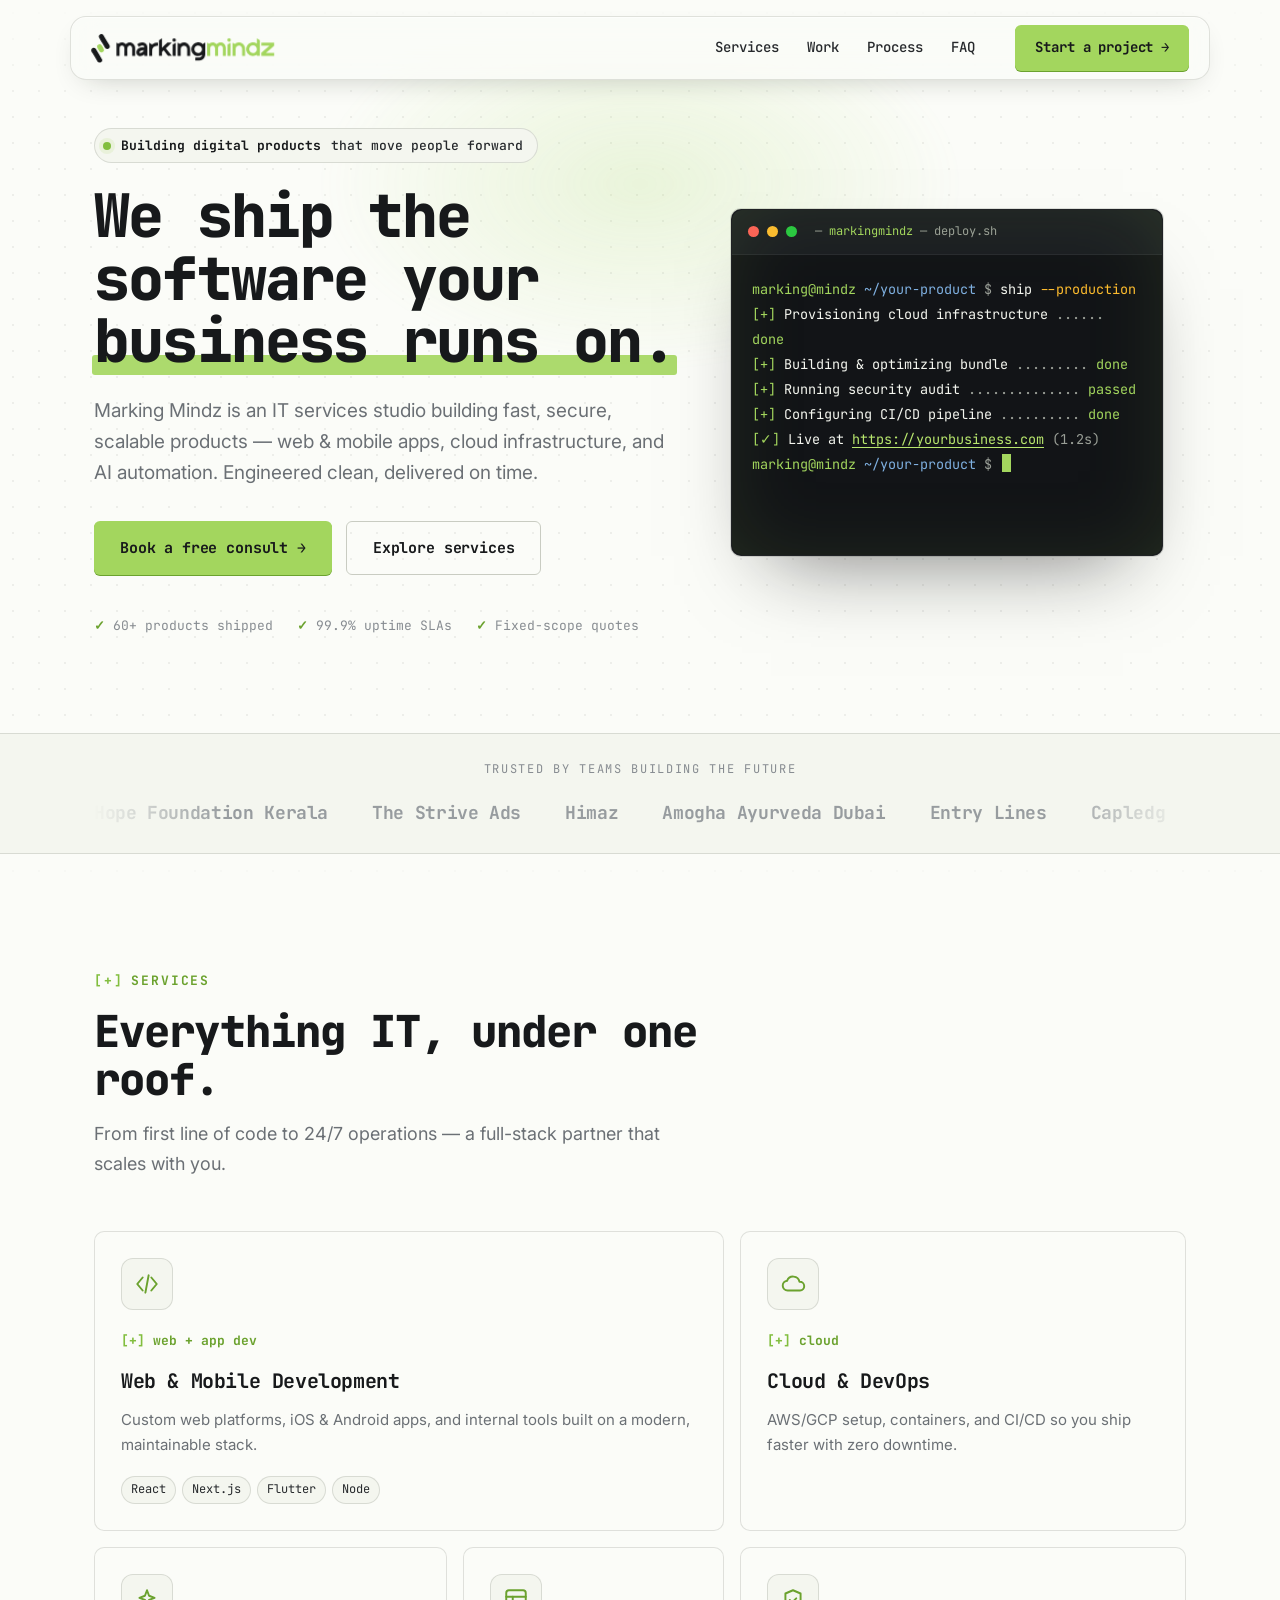
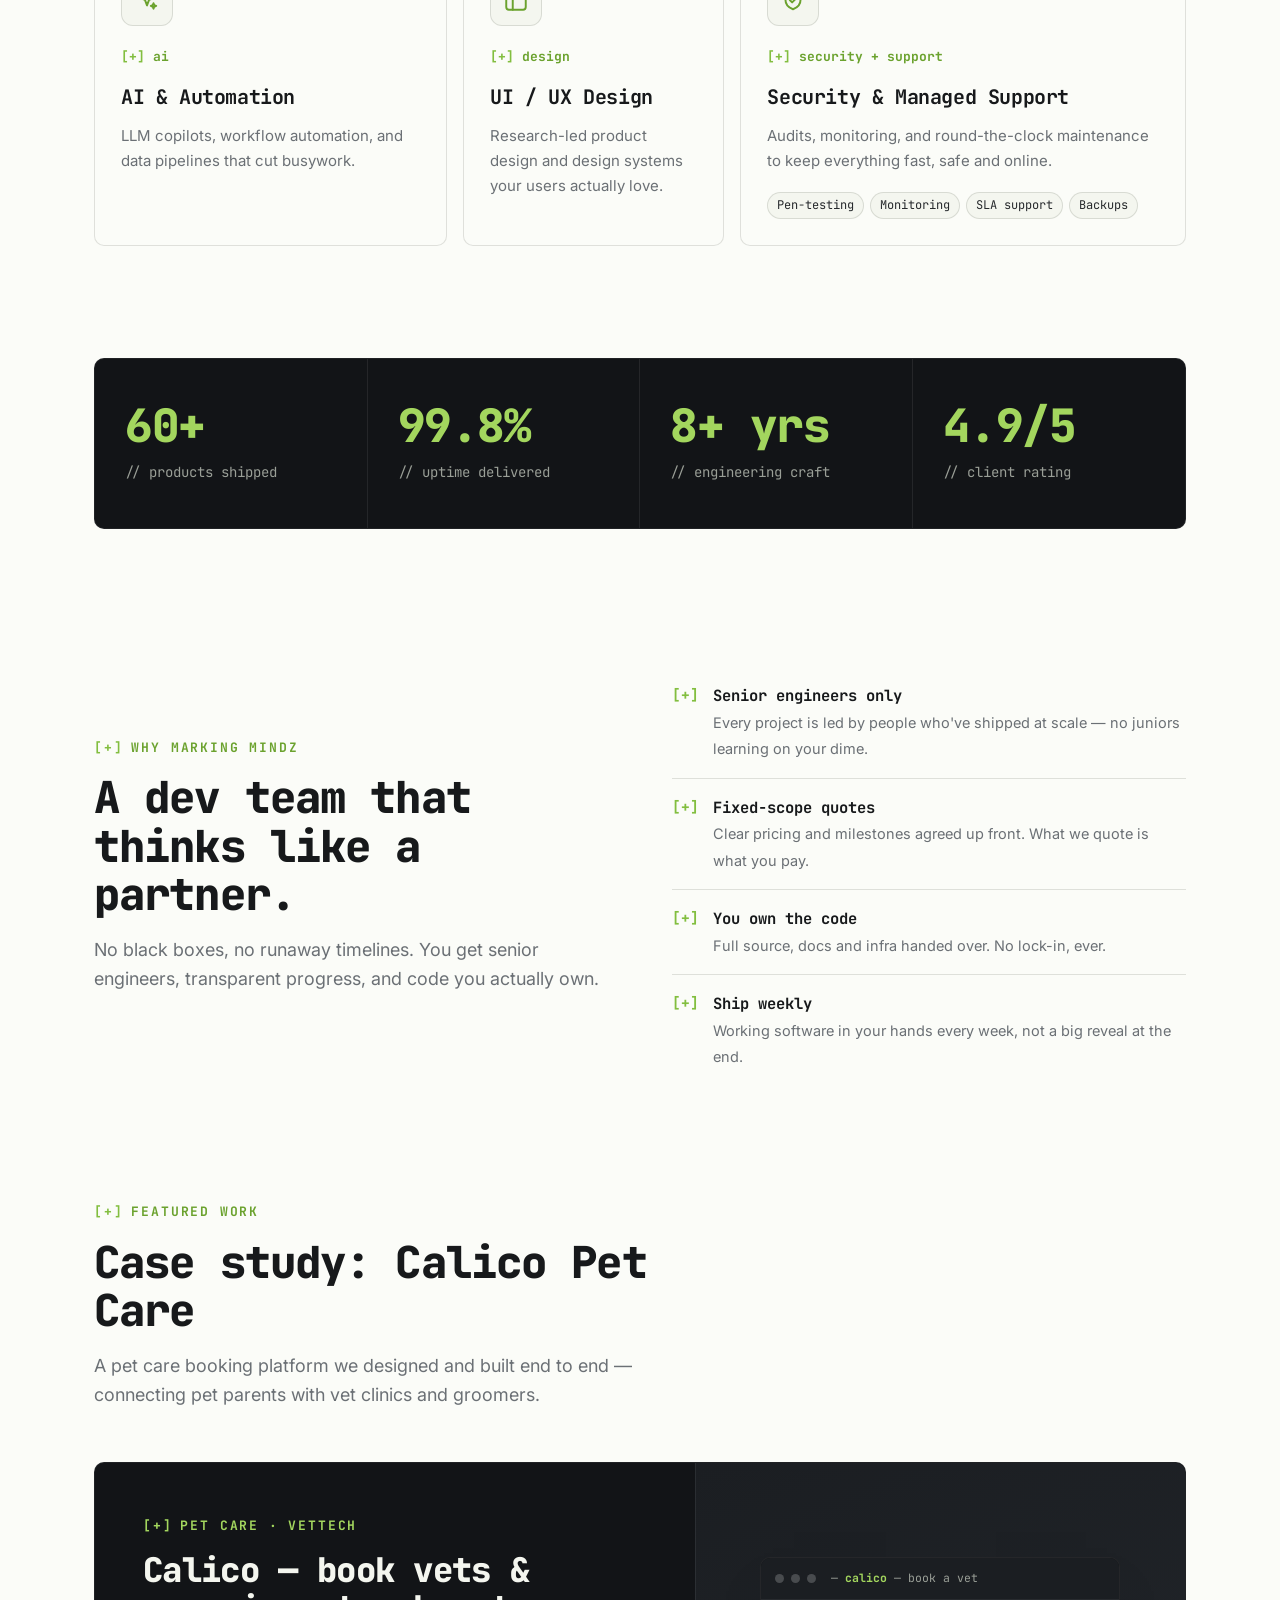
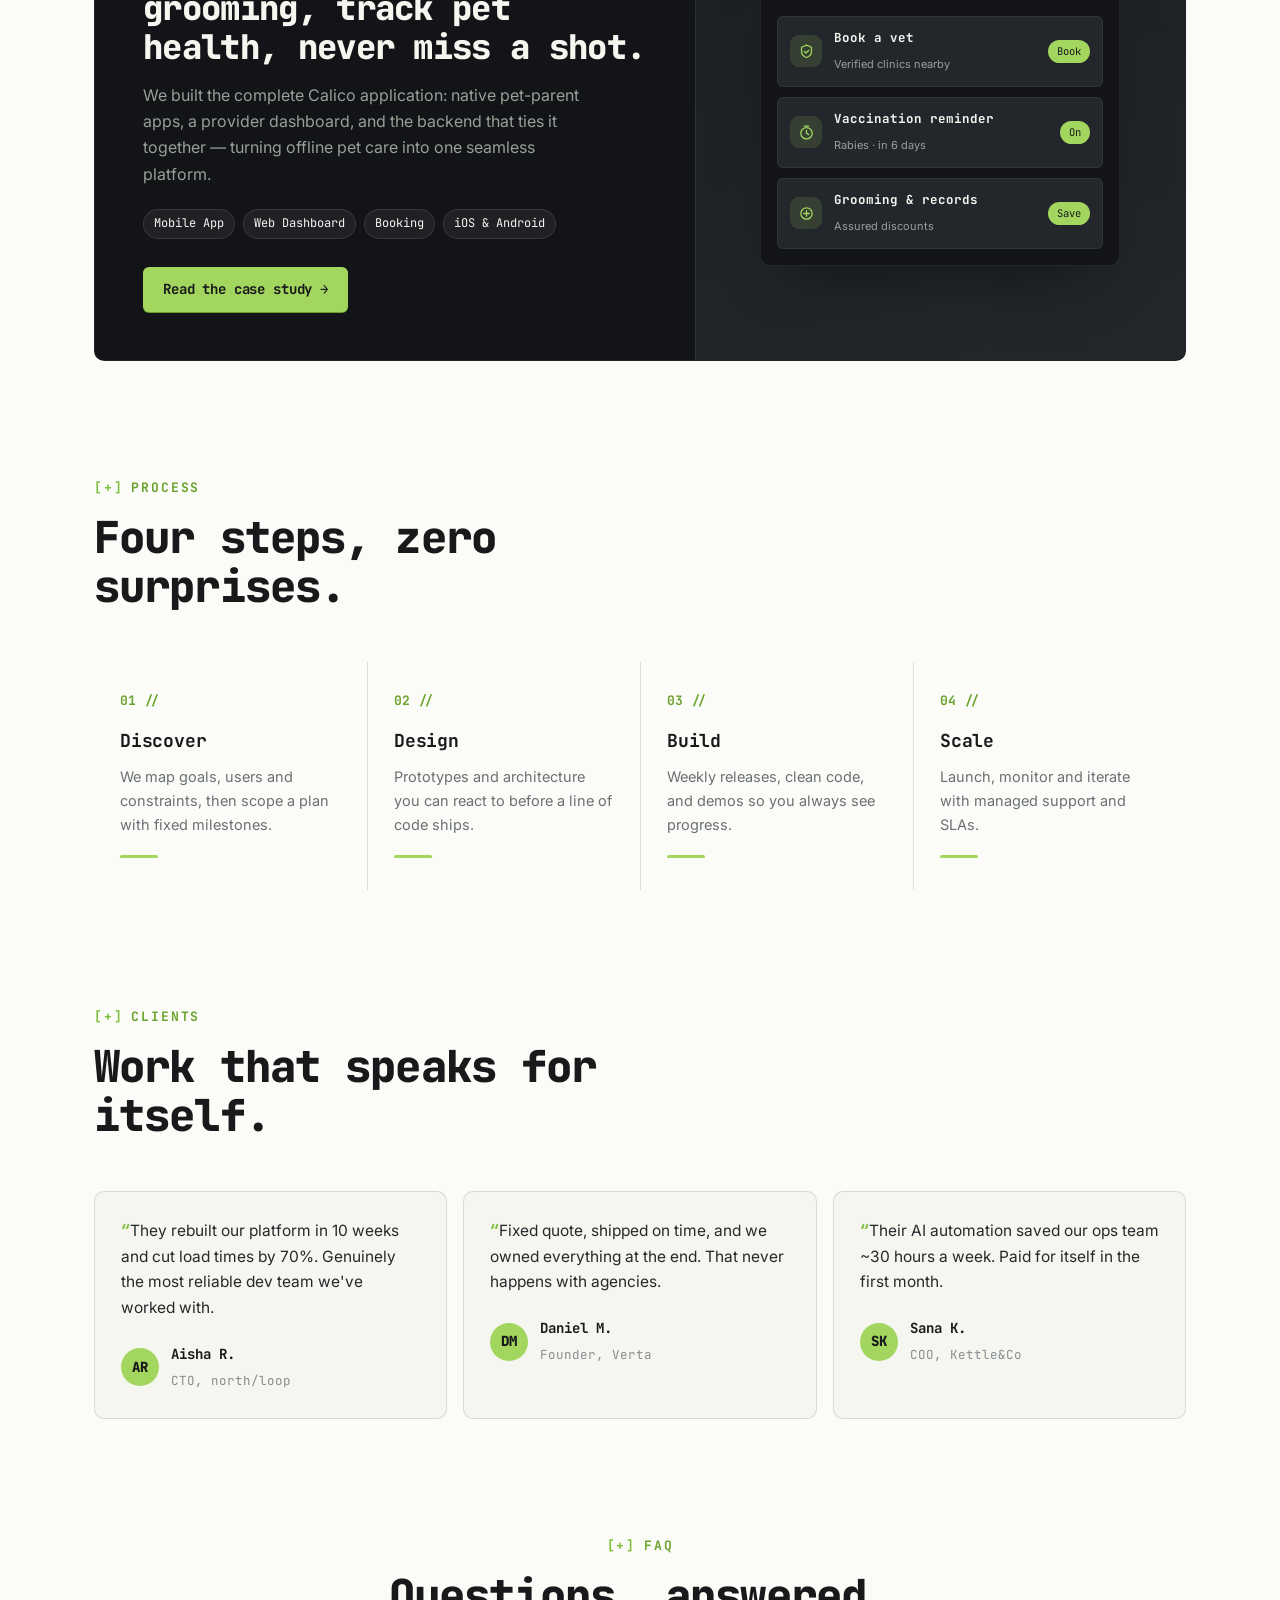
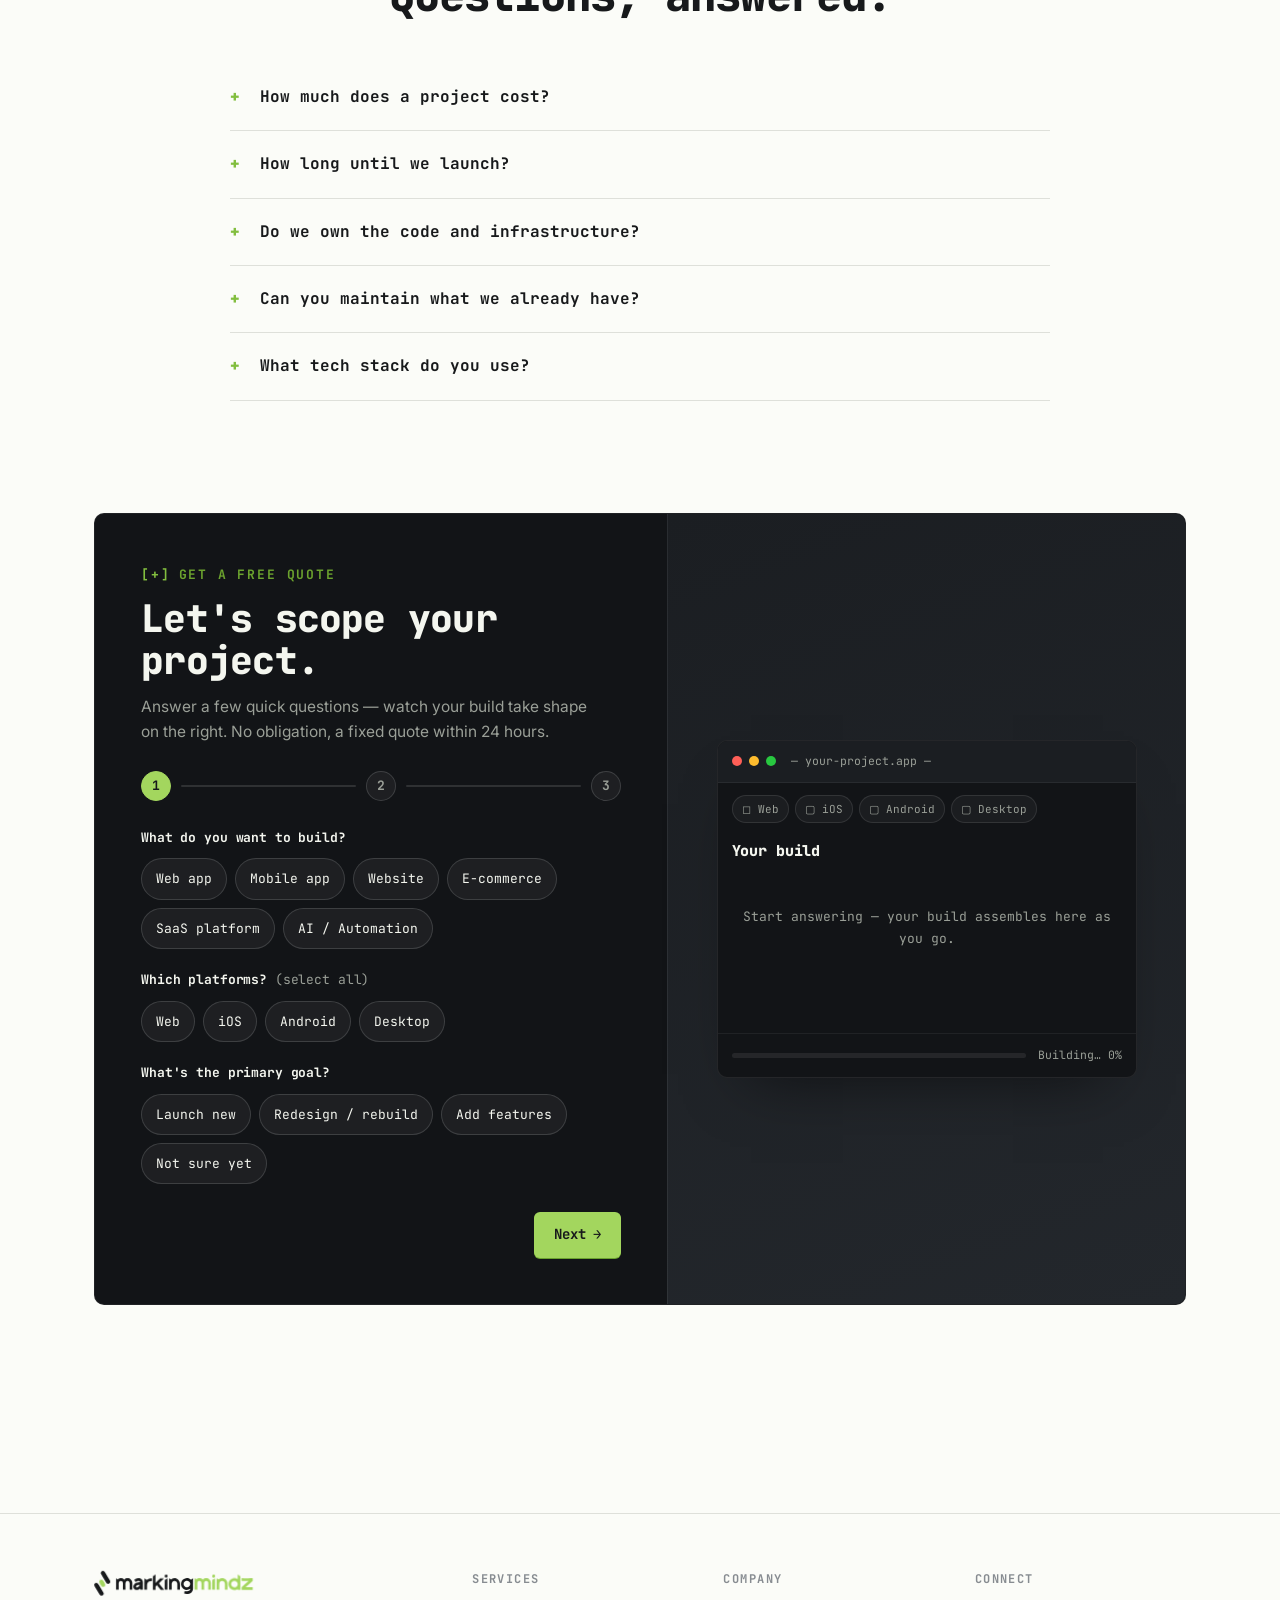
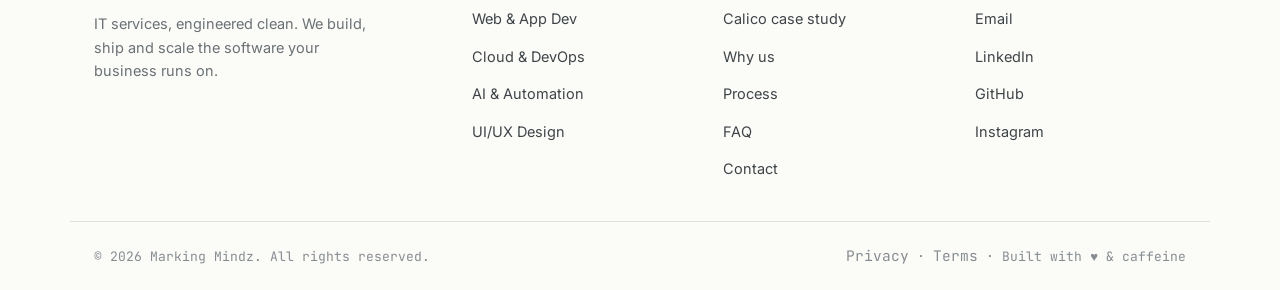
<file: index.html>
<!DOCTYPE html>
<html lang="en">
<head>
<meta charset="UTF-8" />
<meta name="viewport" content="width=device-width, initial-scale=1.0" />

<!-- Primary Meta Tags -->
<title>Marking Mindz | Web & App Development, Cloud, AI Automation</title>
<meta name="title" content="Marking Mindz | Web & App Development, Cloud, AI Automation" />
<meta name="description" content="Marking Mindz builds, ships and scales software. Web & app development, cloud & DevOps, AI automation, and security for teams that move fast." />
<meta name="keywords" content="web development, mobile app development, IT services, cloud devops, AI automation, software agency, Marking Mindz, custom software, UI UX design" />
<meta name="author" content="Marking Mindz" />
<link rel="canonical" href="https://markingmindz.com/" />
<meta name="robots" content="index, follow" />

<!-- Open Graph / Facebook -->
<meta property="og:type" content="website" />
<meta property="og:url" content="https://markingmindz.com/" />
<meta property="og:title" content="Marking Mindz | Web & App Development, Cloud, AI Automation" />
<meta property="og:description" content="Marking Mindz builds, ships and scales software. Web & app development, cloud & DevOps, AI automation, and security for teams that move fast." />
<meta property="og:image" content="https://markingmindz.com/assets/og-image.png" />
<meta property="og:site_name" content="Marking Mindz" />

<!-- Twitter -->
<meta property="twitter:card" content="summary_large_image" />
<meta property="twitter:url" content="https://markingmindz.com/" />
<meta property="twitter:title" content="Marking Mindz | Web & App Development, Cloud, AI Automation" />
<meta property="twitter:description" content="Marking Mindz builds, ships and scales software. Web & app development, cloud & DevOps, AI automation, and security for teams that move fast." />
<meta property="twitter:image" content="https://markingmindz.com/assets/og-image.png" />

<link rel="preconnect" href="https://fonts.googleapis.com" />
<link rel="preconnect" href="https://fonts.gstatic.com" crossorigin />
<link href="https://fonts.googleapis.com/css2?family=JetBrains+Mono:ital,wght@0,400;0,500;0,700;0,800&family=Inter:wght@400;500;600;700&display=swap" rel="stylesheet" />

<link rel="stylesheet" href="css/styles.css" />
<script src="js/main.js" defer></script>

<!-- Structured Data: Organization -->
<script type="application/ld+json">
{
  "@context": "https://schema.org",
  "@type": "ProfessionalService",
  "name": "Marking Mindz",
  "url": "https://markingmindz.com/",
  "logo": "https://markingmindz.com/assets/logo.png",
  "image": "https://markingmindz.com/assets/og-image.png",
  "description": "IT services studio building fast, secure, scalable products — web & mobile apps, cloud infrastructure, and AI automation.",
  "sameAs": [
    "https://www.instagram.com/markingmindz/"
  ]
}
</script>

<!-- Structured Data: FAQ -->
<script type="application/ld+json">
{
  "@context": "https://schema.org",
  "@type": "FAQPage",
  "mainEntity": [
    {
      "@type": "Question",
      "name": "How much does a project cost?",
      "acceptedAnswer": {
        "@type": "Answer",
        "text": "Every engagement is fixed-scope. After a free discovery call we send a detailed quote with milestones — most projects range from small builds to full platforms, and you approve the number before we start."
      }
    },
    {
      "@type": "Question",
      "name": "How long until we launch?",
      "acceptedAnswer": {
        "@type": "Answer",
        "text": "Typical MVPs ship in 6–10 weeks with working software delivered every week. Larger platforms are broken into phased releases so you see value early."
      }
    },
    {
      "@type": "Question",
      "name": "Do we own the code and infrastructure?",
      "acceptedAnswer": {
        "@type": "Answer",
        "text": "Always. You get the full source, documentation and cloud accounts. There's no vendor lock-in — you can take everything in-house any time."
      }
    },
    {
      "@type": "Question",
      "name": "Can you maintain what we already have?",
      "acceptedAnswer": {
        "@type": "Answer",
        "text": "Yes. We take over existing codebases, audit them, and offer ongoing managed support with monitoring, backups and SLA-backed response times."
      }
    },
    {
      "@type": "Question",
      "name": "What tech stack do you use?",
      "acceptedAnswer": {
        "@type": "Answer",
        "text": "We're stack-agnostic but favor modern, well-supported tools — React/Next.js, Node, Flutter, Python, and AWS/GCP — chosen to fit your team and long-term maintainability."
      }
    }
  ]
}
</script>
</head>
<body>

<div class="progress" id="progress" aria-hidden="true"></div>

<!-- ============ LOGO SYMBOL (defined once, reused everywhere) ============ -->
<svg width="0" height="0" aria-hidden="true" style="position:absolute" focusable="false">
  <symbol id="mm-logo" viewBox="0 0 937 153">
    <path class="p-ink" d="M541.928 48.127C551.897 46.1088 562.218 50.586 569.818 56.7114C573.952 53.9949 578.15 51.3752 582.407 48.8541C582.874 67.8229 582.211 87.4964 582.531 106.559C582.691 116.269 580.199 124.595 573.198 131.719C562.41 142.69 546.186 140.529 531.621 140.423L531.557 127.367L531.845 125.744C537.479 121.474 561.555 134.003 567.148 110.918C553.205 119.025 538.503 120.674 525.059 110.208C517.82 104.572 513.11 96.3051 511.958 87.2123C510.81 77.6784 513.238 68.3294 519.219 60.7653C524.803 53.7026 532.979 49.1546 541.928 48.127ZM550.772 101.59C561.208 99.2199 567.77 88.878 565.456 78.442C563.142 68.0065 552.825 61.3946 542.363 63.6435C531.818 65.9102 525.127 76.3183 527.46 86.8406C529.792 97.3629 540.25 103.981 550.772 101.59Z"/>
    <path class="p-accent" d="M845.925 27.16C849.226 28.8441 858.18 34.7324 861.12 36.9535L861.162 116.358C856.264 116.219 851.211 116.581 846.373 116.223C845.609 115.117 845.847 113.073 845.874 111.656C834.063 118.834 822.763 119.37 810.293 113.593C809.607 113.212 808.93 112.821 808.253 112.419C800.402 107.687 794.736 100.05 792.491 91.1679C790.209 82.0427 791.686 72.3841 796.588 64.355C801.229 56.5607 808.811 50.9582 817.632 48.8079C828.008 46.2942 836.957 48.2329 845.884 53.6619L845.925 27.16ZM827.921 101.938C838.53 101.11 846.496 91.9069 845.778 81.3038C845.061 70.7006 835.933 62.6496 825.31 63.2511C818.337 63.6462 812.113 67.7525 809.012 74.0045C805.912 80.2561 806.415 87.6891 810.329 93.4684C814.239 99.2477 820.961 102.482 827.921 101.938Z"/>
    <path class="p-accent" d="M617.084 48.5093C617.797 48.4522 618.51 48.4161 619.224 48.4001C627.524 48.2243 634.255 51.1742 640.172 56.8412C651.449 46.4084 668.2 45.0603 679.495 56.1734C683.157 59.8222 685.727 64.4208 686.912 69.4502C688.183 74.7326 687.799 84.4766 687.781 90.2618C687.721 98.9733 687.73 107.685 687.808 116.397C682.709 116.206 677.432 116.311 672.32 116.348C672.141 106.724 672.471 96.8637 672.356 87.2343C672.32 84.1021 672.599 76.411 672.018 73.6858C671.51 71.299 670.312 69.1136 668.57 67.4004C663.764 62.5972 656.557 62.5474 651.655 67.4626C645.815 73.3145 648.449 83.9313 647.951 91.4301C647.818 93.4009 647.978 95.9553 647.987 97.9657C647.987 104.115 648.019 110.265 648.088 116.414C642.902 116.194 637.611 116.307 632.417 116.358L632.49 88.5702C632.508 80.0588 634.694 61.5102 617.518 64.2528C613.11 64.957 609.241 69.0871 608.555 73.5478C607.769 78.6503 608.039 84.6036 608.057 90.0627L608.171 116.419C602.981 116.208 597.663 116.307 592.459 116.346C592.235 94.0891 592.308 70.9272 592.514 48.6627C595.024 50.0014 599.807 53.2911 602.377 54.944C606.822 51.1496 611.477 49.6054 617.084 48.5093Z"/>
    <path class="p-ink" d="M177.705 56.8914C188.711 46.044 206.119 45.3522 217.139 56.4977C220.566 59.9775 223.014 64.2966 224.238 69.0214C225.654 74.5125 225.251 84.4218 225.233 90.3811L225.137 116.353C220.128 116.395 215.042 116.331 210.026 116.314C209.981 104.119 209.999 91.9243 210.082 79.73C210.073 70.4769 205.585 62.5246 194.914 63.9577C182.275 65.6554 185.149 88.1235 185.22 97.9658L185.212 116.352L170.067 116.32C170.026 106.985 170.04 97.6502 170.106 88.3153C170.123 81.7226 171.431 72.4116 166.365 67.522C158.405 59.8382 146.537 64.8474 145.577 75.6912C145.125 80.7951 145.361 86.0569 145.387 91.1972L145.434 116.363L129.966 116.315L130.007 48.8002L139.826 54.9586C145.351 50.9596 147.715 49.8868 154.553 48.5317C154.858 48.5015 155.164 48.4787 155.47 48.4636C164.586 48.0101 171.037 50.8952 177.705 56.8914Z"/>
    <path class="p-ink" d="M259.501 48.5932C266.892 47.8433 275.362 50.5735 280.629 55.8723C283.663 58.9214 285.81 62.7368 286.841 66.9103C288.083 71.9606 287.68 82.308 287.662 87.937L287.565 116.363L272.485 116.327L272.432 109.414C272.015 109.755 271.59 110.085 271.155 110.403C259.488 118.985 243.453 121.867 233.883 108.8C231.072 102.807 230.444 98.3438 232.399 91.7282C236.333 78.4172 249.766 73.8487 262.324 72.7982C264.81 72.5904 270.198 72.9143 271.983 71.9784L272.202 71.0613C268.246 58.4464 252.417 65.367 245.111 70.3365L236.091 57.7042C243.43 52.5995 250.544 49.5094 259.501 48.5932ZM254.629 101.867C261.89 99.898 266.343 94.041 269.935 87.8292C268.237 87.9274 264.728 88.0361 263.188 88.3015C257.43 88.956 252.02 89.6986 248.144 94.5489C243.747 100.052 247.883 102.897 253.676 102.028C253.994 101.98 254.312 101.926 254.629 101.867Z"/>
    <path class="p-accent" d="M868.949 48.7119C877.208 49.0357 886.77 48.8224 895.106 48.8243C908.07 48.8827 921.034 48.8453 933.999 48.7124C933.87 53.9906 933.875 59.2712 934.012 64.5495C919.992 76.9918 905.889 89.3387 891.704 101.59L934.154 101.534C933.692 106.081 933.916 111.762 934.099 116.305L933.87 116.574C931.415 117.484 876.746 116.878 868.972 116.89L868.958 100.452C881.785 88.4517 896.821 75.8715 910.21 64.3545H868.972L868.949 48.7119Z"/>
    <path class="p-ink" d="M361.688 27.4957C362.271 28.3759 362.041 71.4975 362.041 75.6418C369.324 67.7698 381.659 56.2542 389.664 48.8238C396.946 48.7695 404.328 48.8558 411.619 48.886C402.373 58.2299 391.232 69.0285 381.595 77.9153L406.863 109.364L412.28 116.195C406.636 116.543 398.601 116.356 392.766 116.38C385.848 108.46 377.206 97.1152 370.456 88.7349C367.599 91.5962 365.076 94.1201 362.02 96.769L361.953 116.358L346.848 116.322L346.869 36.8524C350.214 34.375 358.081 29.556 361.688 27.4957Z"/>
    <path class="p-ink" d="M470.706 48.5508C471.661 48.4585 472.617 48.4156 473.577 48.422C481.841 48.4334 490.621 51.619 496.382 57.5947C507.193 68.8016 505.867 79.7815 505.83 93.7511L505.748 116.364L490.342 116.314C490.186 104.503 490.653 92.6066 490.383 80.8146C490.118 69.4913 482.275 63.4927 471.456 63.9691C459.315 67.0661 457.101 75.3541 457.266 86.661C457.408 96.4864 457.417 106.541 457.307 116.364L441.964 116.314C441.606 94.4759 441.715 70.6431 442.012 48.7924L453.418 55.8811C458.944 51.6642 463.81 49.5464 470.706 48.5508Z"/>
    <path class="p-accent" d="M750.539 48.5526C751.197 48.4385 752.359 48.4311 753.049 48.4165C761.596 48.2224 769.878 51.4281 776.06 57.3284C780.404 61.5188 783.445 66.8692 784.822 72.7403C786.454 79.4258 785.718 107.426 785.892 116.379C780.793 116.218 775.603 116.314 770.495 116.356C770.449 104.762 770.833 92.9514 770.458 81.3673C770.115 70.7367 762.844 63.1822 751.828 63.9495C748.106 64.719 745.216 65.9293 742.491 68.6623C740.323 70.8454 738.796 73.578 738.069 76.5649C737.044 80.8598 737.575 109.987 737.598 116.338C732.416 116.265 727.235 116.272 722.05 116.36L722.041 48.8216C725.882 51.0052 729.636 53.5135 733.272 56.0131C738.21 51.5989 744.091 49.5469 750.539 48.5526Z"/>
    <path class="p-ink mm-mark" d="M51.3828 5.58505C60.4371 4.76401 63.8819 12.0029 67.8049 18.5865C76.3695 32.9193 85.0955 47.0656 93.4405 61.5348C95.9012 65.801 96.6137 70.2741 94.1868 74.8787C92.269 78.5187 88.9605 80.2383 85.0932 81.3632C73.9509 81.5965 71.5789 74.5786 66.4669 65.7992C58.2151 50.9838 47.6938 36.49 40.4866 21.2495C37.1709 14.238 44.9245 7.28431 51.3828 5.58505Z"/>
    <path class="p-ink mm-mark" d="M11.0976 75.393C21.993 74.6631 24.3188 80.4826 29.3124 89.0474C38.0496 104.399 48.4923 119.337 56.2845 135.135C59.1027 140.849 53.3981 148.831 47.4176 150.613C40.0594 151.237 36.3751 149.821 32.3922 143.425C23.8852 129.718 15.6971 115.815 7.38978 101.983C3.65011 95.7566 -0.956958 89.6151 2.60578 82.1674C4.45994 78.2917 7.23924 76.7873 11.0976 75.393Z"/>
    <path class="p-ink" d="M297.106 48.8162C301.762 51.8597 306.464 54.8316 311.212 57.7304C321.078 51.3624 329.87 49.2144 341.561 49.3099L341.569 64.4062C329.083 66.1088 318.748 66.3289 313.174 79.9368C311.442 85.4453 312.316 108.741 312.065 116.359L296.993 116.342C296.927 114.012 296.895 111.47 296.946 109.146C297.385 89.2479 296.189 68.6463 297.106 48.8162Z"/>
    <path class="p-accent mm-mark" d="M42.4276 57.1745C46.9626 56.8635 51.5126 59.2115 54.3524 62.9698C61.4879 72.4142 76.3494 95.045 55.0607 99.1002C50.3292 99.3756 46.0915 98.0575 43.1674 93.889C35.7383 83.2969 20.7417 62.5565 42.4276 57.1745Z"/>
    <path class="p-accent" d="M711.523 48.8572C712.451 49.7706 712.076 109.285 712.163 116.412C707.311 116.19 701.947 116.307 697.054 116.322L696.917 116.228C696.058 115.113 696.446 64.5577 696.455 58.7346C700.594 55.5504 706.982 51.7372 711.523 48.8572Z"/>
    <path class="p-ink" d="M431.763 48.9778C432.453 49.9497 432.131 109.748 432.127 116.354L417.215 116.354C416.211 114.712 416.654 64.8989 416.66 58.6857C420.018 56.0103 427.87 51.3943 431.763 48.9778Z"/>
    <path class="p-accent" d="M703.081 27.2147C707.741 26.5976 712.044 29.7958 712.79 34.4288C713.535 39.0618 710.453 43.4456 705.834 44.3173C702.734 44.9029 699.56 43.76 697.544 41.3332C695.532 38.9063 694.992 35.5783 696.144 32.6433C697.297 29.7082 699.954 27.6292 703.081 27.2147Z"/>
    <path class="p-ink" d="M424.103 27.2042C428.853 27.0901 432.802 30.8321 432.938 35.576C433.074 40.3198 429.345 44.2809 424.596 44.4378C419.816 44.5958 415.819 40.8425 415.683 36.0683C415.546 31.2941 419.322 27.319 424.103 27.2042Z"/>
  </symbol>
</svg>

<!-- ============ NAV ============ -->
<header class="nav">
  <div class="wrap nav__inner">
    <a href="#top" class="brand" aria-label="Marking Mindz home">
      <svg class="logo" viewBox="0 0 937 153" role="img" aria-label="markingmindz"><use href="#mm-logo"/></svg>
    </a>

    <nav class="nav__links" aria-label="Primary">
      <a class="nav__link" href="#services">Services</a>
      <a class="nav__link" href="#featured-work">Work</a>
      <a class="nav__link" href="#process">Process</a>
      <a class="nav__link" href="#faq">FAQ</a>
    </nav>
    <a class="btn btn--primary nav__cta" href="#contact">Start a project →</a>

    <button class="nav__burger" id="burger" aria-label="Open menu">
      <svg viewBox="0 0 24 24" fill="none" stroke="currentColor" stroke-width="2" stroke-linecap="round"><path d="M4 7h16M4 12h16M4 17h16"/></svg>
    </button>
  </div>
</header>

<!-- ============ MOBILE DRAWER ============ -->
<div class="drawer" id="drawer" aria-hidden="true">
  <div class="drawer__top">
    <a href="#top" class="brand" aria-label="Marking Mindz home">
      <svg class="logo" viewBox="0 0 937 153" role="img" aria-label="markingmindz"><use href="#mm-logo"/></svg>
    </a>
    <button class="drawer__close" id="drawerClose" aria-label="Close menu">
      <svg viewBox="0 0 24 24" fill="none" stroke="currentColor" stroke-width="2" stroke-linecap="round"><path d="M6 6l12 12M18 6L6 18"/></svg>
    </button>
  </div>
  <a href="#services">Services</a>
  <a href="#featured-work">Work</a>
  <a href="calico-pet-care-case-study.html">Calico case study</a>
  <a href="#process">Process</a>
  <a href="#faq">FAQ</a>
  <a class="btn btn--primary" href="#contact" style="display:flex">Start a project →</a>
</div>

<main id="top">

<!-- ============ HERO ============ -->
<section class="hero">
  <div class="hero__glow"></div>
  <div class="wrap hero__grid">
    <div>
      <span class="badge"><span class="dot"></span> <b>Building digital products </b> that move people forward</span>
      <h1>We ship the software your <span class="hl">business runs on.</span></h1>
      <p class="sub">Marking Mindz is an IT services studio building fast, secure, scalable products — web &amp; mobile apps, cloud infrastructure, and AI automation. Engineered clean, delivered on time.</p>
      <div class="hero__cta">
        <a class="btn btn--primary btn--lg" href="#contact">Book a free consult →</a>
        <a class="btn btn--ghost btn--lg" href="#services">Explore services</a>
      </div>
      <div class="hero__trust">
        <span><span class="tick">✓</span> 60+ products shipped</span>
        <span><span class="tick">✓</span> 99.9% uptime SLAs</span>
        <span><span class="tick">✓</span> Fixed-scope quotes</span>
      </div>
    </div>

    <!-- Terminal mockup — the "visual moment" -->
    <div class="term-wrap">
    <div class="term" id="term" aria-hidden="true">
      <div class="term__bar">
        <span class="term__dot r"></span><span class="term__dot y"></span><span class="term__dot g"></span>
        <span class="term__title">— <span class="accent">markingmindz</span> — deploy.sh</span>
      </div>
      <div class="term__body">
        <div class="term__line reveal-line"><span class="prompt">marking@mindz</span> <span class="path">~/your-product</span> <span class="dim">$</span> <span class="cmd">ship</span> <span class="flag">--production</span></div>
        <div class="term__line reveal-line"><span class="ok">[+]</span> Provisioning cloud infrastructure <span class="dim">......</span> <span class="ok">done</span></div>
        <div class="term__line reveal-line"><span class="ok">[+]</span> Building &amp; optimizing bundle <span class="dim">.........</span> <span class="ok">done</span></div>
        <div class="term__line reveal-line"><span class="ok">[+]</span> Running security audit <span class="dim">..............</span> <span class="ok">passed</span></div>
        <div class="term__line reveal-line"><span class="ok">[+]</span> Configuring CI/CD pipeline <span class="dim">..........</span> <span class="ok">done</span></div>
        <div class="term__line reveal-line"><span class="ok">[✓]</span> Live at <span class="url">https://yourbusiness.com</span> <span class="dim">(1.2s)</span></div>
        <div class="term__line reveal-line"><span class="prompt">marking@mindz</span> <span class="path">~/your-product</span> <span class="dim">$</span> <span class="term__caret"></span></div>
      </div>
    </div>
    </div>
  </div>
</section>

<!-- ============ LOGO STRIP ============ -->
<section class="strip">
  <div class="wrap strip__inner">
    <p class="strip__label">Trusted by teams building the future</p>
    <div class="marquee strip__row" style="display:block">
      <div class="marquee__track">
        <span>Hope Foundation Kerala</span><span>The Strive Ads</span><span>Himaz</span><span>Amogha Ayurveda Dubai</span><span>Entry Lines</span><span>Capledg</span><span>Accountamy</span><span>Educlues</span>
        <span aria-hidden="true">Hope Foundation Kerala</span><span aria-hidden="true">The Strive Ads</span><span aria-hidden="true">Himaz</span><span aria-hidden="true">Amogha Ayurveda Dubai</span><span aria-hidden="true">Entry Lines</span><span aria-hidden="true">Capledg</span><span aria-hidden="true">Accountamy</span><span aria-hidden="true">Educlues</span>
      </div>
    </div>
  </div>
</section>

<!-- ============ SERVICES ============ -->
<section class="section" id="services">
  <div class="wrap">
    <div class="sec-head r-up">
      <span class="eyebrow">Services</span>
      <h2 class="h2">Everything IT, under one roof.</h2>
      <p class="lede">From first line of code to 24/7 operations — a full-stack partner that scales with you.</p>
    </div>

    <div class="bento stagger">
      <article class="card card--wide">
        <span class="card__icon"><svg viewBox="0 0 24 24" aria-hidden="true"><path d="M8 6 3 12l5 6"/><path d="M16 6l5 6-5 6"/><path d="M13.5 4 10.5 20"/></svg></span>
        <span class="card__key">web + app dev</span>
        <h3>Web &amp; Mobile Development</h3>
        <p>Custom web platforms, iOS &amp; Android apps, and internal tools built on a modern, maintainable stack.</p>
        <div class="card__tags"><span class="tag">React</span><span class="tag">Next.js</span><span class="tag">Flutter</span><span class="tag">Node</span></div>
      </article>

      <article class="card">
        <span class="card__icon"><svg viewBox="0 0 24 24" aria-hidden="true"><path d="M7 18a4.5 4.5 0 0 1-.5-8.97 6 6 0 0 1 11.5.97h.2a3.8 3.8 0 0 1 .3 7.99z"/></svg></span>
        <span class="card__key">cloud</span>
        <h3>Cloud &amp; DevOps</h3>
        <p>AWS/GCP setup, containers, and CI/CD so you ship faster with zero downtime.</p>
      </article>

      <article class="card">
        <span class="card__icon"><svg viewBox="0 0 24 24" aria-hidden="true"><path d="M12 3l1.9 5.1L19 10l-5.1 1.9L12 17l-1.9-5.1L5 10l5.1-1.9z"/><path d="M18 15l.7 1.8L20.5 17.5l-1.8.7L18 20l-.7-1.8L15.5 17.5l1.8-.7z"/></svg></span>
        <span class="card__key">ai</span>
        <h3>AI &amp; Automation</h3>
        <p>LLM copilots, workflow automation, and data pipelines that cut busywork.</p>
      </article>

      <article class="card">
        <span class="card__icon"><svg viewBox="0 0 24 24" aria-hidden="true"><rect x="3" y="3" width="18" height="18" rx="2.5"/><path d="M3 9h18"/><path d="M9 21V9"/></svg></span>
        <span class="card__key">design</span>
        <h3>UI / UX Design</h3>
        <p>Research-led product design and design systems your users actually love.</p>
      </article>

      <article class="card card--wide">
        <span class="card__icon"><svg viewBox="0 0 24 24" aria-hidden="true"><path d="M12 3l7 3v5.5c0 4.4-3 7.6-7 9-4-1.4-7-4.6-7-9V6z"/><path d="M9 12l2.2 2.2L15 10.5"/></svg></span>
        <span class="card__key">security + support</span>
        <h3>Security &amp; Managed Support</h3>
        <p>Audits, monitoring, and round-the-clock maintenance to keep everything fast, safe and online.</p>
        <div class="card__tags"><span class="tag">Pen-testing</span><span class="tag">Monitoring</span><span class="tag">SLA support</span><span class="tag">Backups</span></div>
      </article>
    </div>
  </div>
</section>

<!-- ============ STATS ============ -->
<section class="section" style="padding-top:0">
  <div class="wrap">
    <div class="stats r-up">
      <div class="stats__grid">
        <div class="stat"><div class="num" data-count="60" data-suffix="+">0</div><div class="lbl">// products shipped</div></div>
        <div class="stat"><div class="num" data-count="99.9" data-suffix="%" data-dec="1">0</div><div class="lbl">// uptime delivered</div></div>
        <div class="stat"><div class="num" data-count="8" data-prefix="" data-suffix="+ yrs">0</div><div class="lbl">// engineering craft</div></div>
        <div class="stat"><div class="num" data-count="4.9" data-suffix="/5" data-dec="1">0</div><div class="lbl">// client rating</div></div>
      </div>
    </div>
  </div>
</section>

<!-- ============ WHY US ============ -->
<section class="section" id="work" style="padding-top:0">
  <div class="wrap split">
    <div class="r-up">
      <span class="eyebrow">Why Marking Mindz</span>
      <h2 class="h2">A dev team that thinks like a partner.</h2>
      <p class="lede">No black boxes, no runaway timelines. You get senior engineers, transparent progress, and code you actually own.</p>
    </div>
    <div class="list-rows r-up">
      <div class="list-row"><span class="mk">[+]</span><div><b>Senior engineers only</b><span>Every project is led by people who've shipped at scale — no juniors learning on your dime.</span></div></div>
      <div class="list-row"><span class="mk">[+]</span><div><b>Fixed-scope quotes</b><span>Clear pricing and milestones agreed up front. What we quote is what you pay.</span></div></div>
      <div class="list-row"><span class="mk">[+]</span><div><b>You own the code</b><span>Full source, docs and infra handed over. No lock-in, ever.</span></div></div>
      <div class="list-row"><span class="mk">[+]</span><div><b>Ship weekly</b><span>Working software in your hands every week, not a big reveal at the end.</span></div></div>
    </div>
  </div>
</section>

<!-- ============ FEATURED WORK ============ -->
<section class="section" id="featured-work" style="padding-top:0">
  <div class="wrap">
    <div class="sec-head r-up">
      <span class="eyebrow">Featured work</span>
      <h2 class="h2">Case study: Calico Pet Care</h2>
      <p class="lede">A pet care booking platform we designed and built end to end — connecting pet parents with vet clinics and groomers.</p>
    </div>

    <a class="featured r-up" href="calico-pet-care-case-study.html" aria-label="Read the Calico Pet Care case study">
      <div class="featured__text">
        <span class="featured__eyebrow">Pet Care · VetTech</span>
        <h3>Calico — book vets &amp; grooming, track pet health, never miss a shot.</h3>
        <p>We built the complete Calico application: native pet-parent apps, a provider dashboard, and the backend that ties it together — turning offline pet care into one seamless platform.</p>
        <div class="featured__tags">
          <span>Mobile App</span><span>Web Dashboard</span><span>Booking</span><span>iOS &amp; Android</span>
        </div>
        <span class="btn btn--primary featured__cta">Read the case study →</span>
      </div>
      <div class="featured__aside">
        <div class="featured__mock" aria-hidden="true">
          <div class="featured__mock-bar">
            <i></i><i></i><i></i>
            <em>— <b>calico</b> — book a vet</em>
          </div>
          <div class="featured__mock-body">
            <div class="featured__mock-row">
              <span class="ic"><svg viewBox="0 0 24 24"><path d="M12 3l7 3v5.5c0 4.4-3 7.6-7 9-4-1.4-7-4.6-7-9V6z"/><path d="M9 12l2.2 2.2L15 10.5"/></svg></span>
              <span><b>Book a vet</b><small>Verified clinics nearby</small></span>
              <span class="pill">Book</span>
            </div>
            <div class="featured__mock-row">
              <span class="ic"><svg viewBox="0 0 24 24"><circle cx="12" cy="13" r="8"/><path d="M12 9v4l3 2M9 3h6"/></svg></span>
              <span><b>Vaccination reminder</b><small>Rabies · in 6 days</small></span>
              <span class="pill">On</span>
            </div>
            <div class="featured__mock-row">
              <span class="ic"><svg viewBox="0 0 24 24"><circle cx="12" cy="12" r="8"/><path d="M8 12h8M12 8v8"/></svg></span>
              <span><b>Grooming &amp; records</b><small>Assured discounts</small></span>
              <span class="pill">Save</span>
            </div>
          </div>
        </div>
      </div>
    </a>
  </div>
</section>

<!-- ============ PROCESS ============ -->
<section class="section" id="process" style="padding-top:0">
  <div class="wrap">
    <div class="sec-head r-up">
      <span class="eyebrow">Process</span>
      <h2 class="h2">Four steps, zero surprises.</h2>
    </div>
    <div class="steps">
      <div class="step r-up"><div class="step__no">01 //</div><h3>Discover</h3><p>We map goals, users and constraints, then scope a plan with fixed milestones.</p><div class="step__bar"></div></div>
      <div class="step r-up"><div class="step__no">02 //</div><h3>Design</h3><p>Prototypes and architecture you can react to before a line of code ships.</p><div class="step__bar"></div></div>
      <div class="step r-up"><div class="step__no">03 //</div><h3>Build</h3><p>Weekly releases, clean code, and demos so you always see progress.</p><div class="step__bar"></div></div>
      <div class="step r-up"><div class="step__no">04 //</div><h3>Scale</h3><p>Launch, monitor and iterate with managed support and SLAs.</p><div class="step__bar"></div></div>
    </div>
  </div>
</section>

<!-- ============ TESTIMONIALS ============ -->
<section class="section" style="padding-top:0">
  <div class="wrap">
    <div class="sec-head r-up">
      <span class="eyebrow">Clients</span>
      <h2 class="h2">Work that speaks for itself.</h2>
    </div>
    <div class="quotes stagger">
      <figure class="quote">
        <p>They rebuilt our platform in 10 weeks and cut load times by 70%. Genuinely the most reliable dev team we've worked with.</p>
        <figcaption class="quote__who"><span class="avatar">AR</span><span><b>Aisha R.</b><small>CTO, north/loop</small></span></figcaption>
      </figure>
      <figure class="quote">
        <p>Fixed quote, shipped on time, and we owned everything at the end. That never happens with agencies.</p>
        <figcaption class="quote__who"><span class="avatar">DM</span><span><b>Daniel M.</b><small>Founder, Verta</small></span></figcaption>
      </figure>
      <figure class="quote">
        <p>Their AI automation saved our ops team ~30 hours a week. Paid for itself in the first month.</p>
        <figcaption class="quote__who"><span class="avatar">SK</span><span><b>Sana K.</b><small>COO, Kettle&amp;Co</small></span></figcaption>
      </figure>
    </div>
  </div>
</section>

<!-- ============ FAQ ============ -->
<section class="section" id="faq" style="padding-top:0">
  <div class="wrap">
    <div class="sec-head r-up" style="margin-inline:auto;text-align:center">
      <span class="eyebrow">FAQ</span>
      <h2 class="h2">Questions, answered.</h2>
    </div>
    <div class="faq">
      <div class="faq__item">
        <button class="faq__q"><span class="sign">+</span> How much does a project cost?</button>
        <div class="faq__a"><p>Every engagement is fixed-scope. After a free discovery call we send a detailed quote with milestones — most projects range from small builds to full platforms, and you approve the number before we start.</p></div>
      </div>
      <div class="faq__item">
        <button class="faq__q"><span class="sign">+</span> How long until we launch?</button>
        <div class="faq__a"><p>Typical MVPs ship in 6–10 weeks with working software delivered every week. Larger platforms are broken into phased releases so you see value early.</p></div>
      </div>
      <div class="faq__item">
        <button class="faq__q"><span class="sign">+</span> Do we own the code and infrastructure?</button>
        <div class="faq__a"><p>Always. You get the full source, documentation and cloud accounts. There's no vendor lock-in — you can take everything in-house any time.</p></div>
      </div>
      <div class="faq__item">
        <button class="faq__q"><span class="sign">+</span> Can you maintain what we already have?</button>
        <div class="faq__a"><p>Yes. We take over existing codebases, audit them, and offer ongoing managed support with monitoring, backups and SLA-backed response times.</p></div>
      </div>
      <div class="faq__item">
        <button class="faq__q"><span class="sign">+</span> What tech stack do you use?</button>
        <div class="faq__a"><p>We're stack-agnostic but favor modern, well-supported tools — React/Next.js, Node, Flutter, Python, and AWS/GCP — chosen to fit your team and long-term maintainability.</p></div>
      </div>
    </div>
  </div>
</section>

<!-- ============ QUOTE WIZARD ============ -->
<section class="section" id="contact" style="padding-top:0">
  <div class="wrap">
    <div class="qwiz r-up" id="qwiz">

      <!-- ---- Left: the wizard ---- -->
      <div class="qwiz__form">
        <div class="qwiz__head">
          <span class="eyebrow">Get a free quote</span>
          <h2>Let's scope your project.</h2>
          <p>Answer a few quick questions — watch your build take shape on the right. No obligation, a fixed quote within 24 hours.</p>
        </div>

        <div class="qwiz__progress" aria-hidden="true">
          <div class="qwiz__steps">
            <span class="qwiz-step is-active" data-step="1">1</span>
            <span class="qwiz-line"><i></i></span>
            <span class="qwiz-step" data-step="2">2</span>
            <span class="qwiz-line"><i></i></span>
            <span class="qwiz-step" data-step="3">3</span>
          </div>
        </div>

        <form id="qwizForm" novalidate>

          <!-- Slide 1 -->
          <div class="qwiz-slide is-active" data-slide="1">
            <div class="qwiz-field">
              <label class="qwiz-label">What do you want to build?</label>
              <div class="qwiz-chips" data-name="project" data-mode="single">
                <button type="button" class="qwiz-chip" data-value="Web app">Web app</button>
                <button type="button" class="qwiz-chip" data-value="Mobile app">Mobile app</button>
                <button type="button" class="qwiz-chip" data-value="Website">Website</button>
                <button type="button" class="qwiz-chip" data-value="E-commerce">E-commerce</button>
                <button type="button" class="qwiz-chip" data-value="SaaS platform">SaaS platform</button>
                <button type="button" class="qwiz-chip" data-value="AI / Automation">AI / Automation</button>
              </div>
            </div>
            <div class="qwiz-field">
              <label class="qwiz-label">Which platforms? <em>(select all)</em></label>
              <div class="qwiz-chips" data-name="platforms" data-mode="multi">
                <button type="button" class="qwiz-chip" data-value="Web">Web</button>
                <button type="button" class="qwiz-chip" data-value="iOS">iOS</button>
                <button type="button" class="qwiz-chip" data-value="Android">Android</button>
                <button type="button" class="qwiz-chip" data-value="Desktop">Desktop</button>
              </div>
            </div>
            <div class="qwiz-field">
              <label class="qwiz-label">What's the primary goal?</label>
              <div class="qwiz-chips" data-name="goal" data-mode="single">
                <button type="button" class="qwiz-chip" data-value="Launch a new product">Launch new</button>
                <button type="button" class="qwiz-chip" data-value="Redesign / rebuild">Redesign / rebuild</button>
                <button type="button" class="qwiz-chip" data-value="Add features">Add features</button>
                <button type="button" class="qwiz-chip" data-value="Not sure yet">Not sure yet</button>
              </div>
            </div>
          </div>

          <!-- Slide 2 -->
          <div class="qwiz-slide" data-slide="2">
            <div class="qwiz-field">
              <label class="qwiz-label">Which features do you need? <em>(select all)</em></label>
              <div class="qwiz-chips" data-name="features" data-mode="multi">
                <button type="button" class="qwiz-chip" data-value="Authentication">Authentication</button>
                <button type="button" class="qwiz-chip" data-value="Payments">Payments</button>
                <button type="button" class="qwiz-chip" data-value="Booking / Scheduling">Booking</button>
                <button type="button" class="qwiz-chip" data-value="Chat / Messaging">Chat</button>
                <button type="button" class="qwiz-chip" data-value="Dashboard / Analytics">Dashboard</button>
                <button type="button" class="qwiz-chip" data-value="Notifications">Notifications</button>
                <button type="button" class="qwiz-chip" data-value="Maps / Location">Maps</button>
                <button type="button" class="qwiz-chip" data-value="AI features">AI features</button>
                <button type="button" class="qwiz-chip" data-value="Admin panel">Admin panel</button>
              </div>
            </div>
            <div class="qwiz-row">
              <div class="qwiz-field">
                <label class="qwiz-label" for="qwiz-budget">Budget range</label>
                <select class="qwiz-select" id="qwiz-budget" data-name="budget">
                  <option value="">Select a range…</option>
                  <option value="Under $5k">Under $5,000</option>
                  <option value="$5k – $15k">$5,000 – $15,000</option>
                  <option value="$15k – $50k">$15,000 – $50,000</option>
                  <option value="$50k+">$50,000+</option>
                  <option value="Not sure yet">Not sure yet</option>
                </select>
              </div>
              <div class="qwiz-field">
                <label class="qwiz-label">Timeline</label>
                <div class="qwiz-chips qwiz-chips--tight" data-name="timeline" data-mode="single">
                  <button type="button" class="qwiz-chip" data-value="ASAP">ASAP</button>
                  <button type="button" class="qwiz-chip" data-value="1–3 months">1–3 mo</button>
                  <button type="button" class="qwiz-chip" data-value="3–6 months">3–6 mo</button>
                  <button type="button" class="qwiz-chip" data-value="Flexible">Flexible</button>
                </div>
              </div>
            </div>
          </div>

          <!-- Slide 3 -->
          <div class="qwiz-slide" data-slide="3">
            <div class="qwiz-field">
              <label class="qwiz-label" for="qwiz-name">Your name *</label>
              <input class="qwiz-input" id="qwiz-name" data-name="name" type="text" placeholder="Jane Doe" autocomplete="name" />
            </div>
            <div class="qwiz-field">
              <label class="qwiz-label" for="qwiz-company">Company <em>(if any)</em></label>
              <input class="qwiz-input" id="qwiz-company" data-name="company" type="text" placeholder="Acme Inc." autocomplete="organization" />
            </div>
            <div class="qwiz-field">
              <label class="qwiz-label">Contact number *</label>
              <div class="qwiz-phone">
                <select class="qwiz-select" id="qwiz-country" data-name="country" aria-label="Country dial code"></select>
                <input class="qwiz-input" id="qwiz-phone" data-name="phone" type="tel" placeholder="98765 43210" autocomplete="tel" />
              </div>
            </div>
            <div class="qwiz-field">
              <label class="qwiz-label" for="qwiz-email">Email *</label>
              <input class="qwiz-input" id="qwiz-email" data-name="email" type="email" placeholder="jane@company.com" autocomplete="email" />
            </div>
            <p class="qwiz-error" id="qwizError" hidden>Please fill in your name, contact number and a valid email.</p>
          </div>

          <!-- Nav -->
          <div class="qwiz-nav">
            <button type="button" class="btn btn--ghost qwiz-back" id="qwizBack" style="--fg:var(--on-dark);border-color:rgba(255,255,255,.2)" hidden>← Back</button>
            <button type="button" class="btn btn--primary qwiz-next" id="qwizNext">Next →</button>
            <button type="submit" class="btn btn--primary qwiz-submit" id="qwizSubmit" hidden>Get my free quote →</button>
          </div>
        </form>
      </div>

      <!-- ---- Right: live build preview ---- -->
      <div class="qwiz__preview" aria-hidden="true">
        <div class="qwiz-build">
          <div class="qwiz-build__bar">
            <span class="qwiz-build__dot r"></span><span class="qwiz-build__dot y"></span><span class="qwiz-build__dot g"></span>
            <span class="qwiz-build__url" id="qwizBuildUrl">— your-project —</span>
          </div>
          <div class="qwiz-build__devices" id="qwizBuildDevices">
            <span class="qwiz-build__device" data-plat="Web">◻ Web</span>
            <span class="qwiz-build__device" data-plat="iOS">▢ iOS</span>
            <span class="qwiz-build__device" data-plat="Android">▢ Android</span>
            <span class="qwiz-build__device" data-plat="Desktop">▢ Desktop</span>
          </div>
          <div class="qwiz-build__screen">
            <div class="qwiz-build__title" id="qwizBuildTitle">Your build</div>
            <div class="qwiz-build__meta" id="qwizBuildMeta"></div>
            <div class="qwiz-build__blocks" id="qwizBuildBlocks"></div>
            <div class="qwiz-build__empty" id="qwizBuildEmpty">Start answering — your build assembles here as you go.</div>
          </div>
          <div class="qwiz-build__foot">
            <div class="qwiz-build__progress"><i id="qwizBuildProgress"></i></div>
            <span class="qwiz-build__pct" id="qwizBuildPct">Building… 0%</span>
          </div>
        </div>
      </div>

      <!-- ---- Success state ---- -->
      <div class="qwiz__done" id="qwizDone" hidden>
        <div class="qwiz__done-mark">✓</div>
        <h2>Thanks, <span id="qwizDoneName">there</span>!</h2>
        <p>Your project brief is ready. We'll review your insights and email a fixed quote to <b id="qwizDoneEmail">you</b> within 24 hours.</p>
        <a class="btn btn--primary btn--lg" id="qwizDoneMail" href="#">Send my brief now →</a>
      </div>

    </div>
  </div>
</section>

</main>

<!-- ============ FOOTER ============ -->
<footer class="footer">
  <div class="wrap footer__grid">
    <div class="footer__brand">
      <a href="#top" class="brand" aria-label="Marking Mindz home">
        <svg class="logo" viewBox="0 0 937 153" role="img" aria-label="markingmindz"><use href="#mm-logo"/></svg>
      </a>
      <p>IT services, engineered clean. We build, ship and scale the software your business runs on.</p>
    </div>
    <div>
      <h4>Services</h4>
      <ul>
        <li><a href="#services">Web &amp; App Dev</a></li>
        <li><a href="#services">Cloud &amp; DevOps</a></li>
        <li><a href="#services">AI &amp; Automation</a></li>
        <li><a href="#services">UI/UX Design</a></li>
      </ul>
    </div>
    <div>
      <h4>Company</h4>
      <ul>
        <li><a href="calico-pet-care-case-study.html">Calico case study</a></li>
        <li><a href="#work">Why us</a></li>
        <li><a href="#process">Process</a></li>
        <li><a href="#faq">FAQ</a></li>
        <li><a href="#contact">Contact</a></li>
      </ul>
    </div>
    <div>
      <h4>Connect</h4>
      <ul>
        <li><a href="mailto:hello@markingmindz.com">Email</a></li>
        <li><a href="#">LinkedIn</a></li>
        <li><a href="" target="_blank">GitHub</a></li>
        <li><a href="https://www.instagram.com/markingmindz/" target="_blank">Instagram</a></li>
      </ul>
    </div>
  </div>
  <div class="wrap footer__bottom">
    <span>© 2026 Marking Mindz. All rights reserved.</span>
    <span><a href="#">Privacy</a> · <a href="#">Terms</a> · Built with ♥ &amp; caffeine</span>
  </div>
</footer>

</body>
</html>
</file>
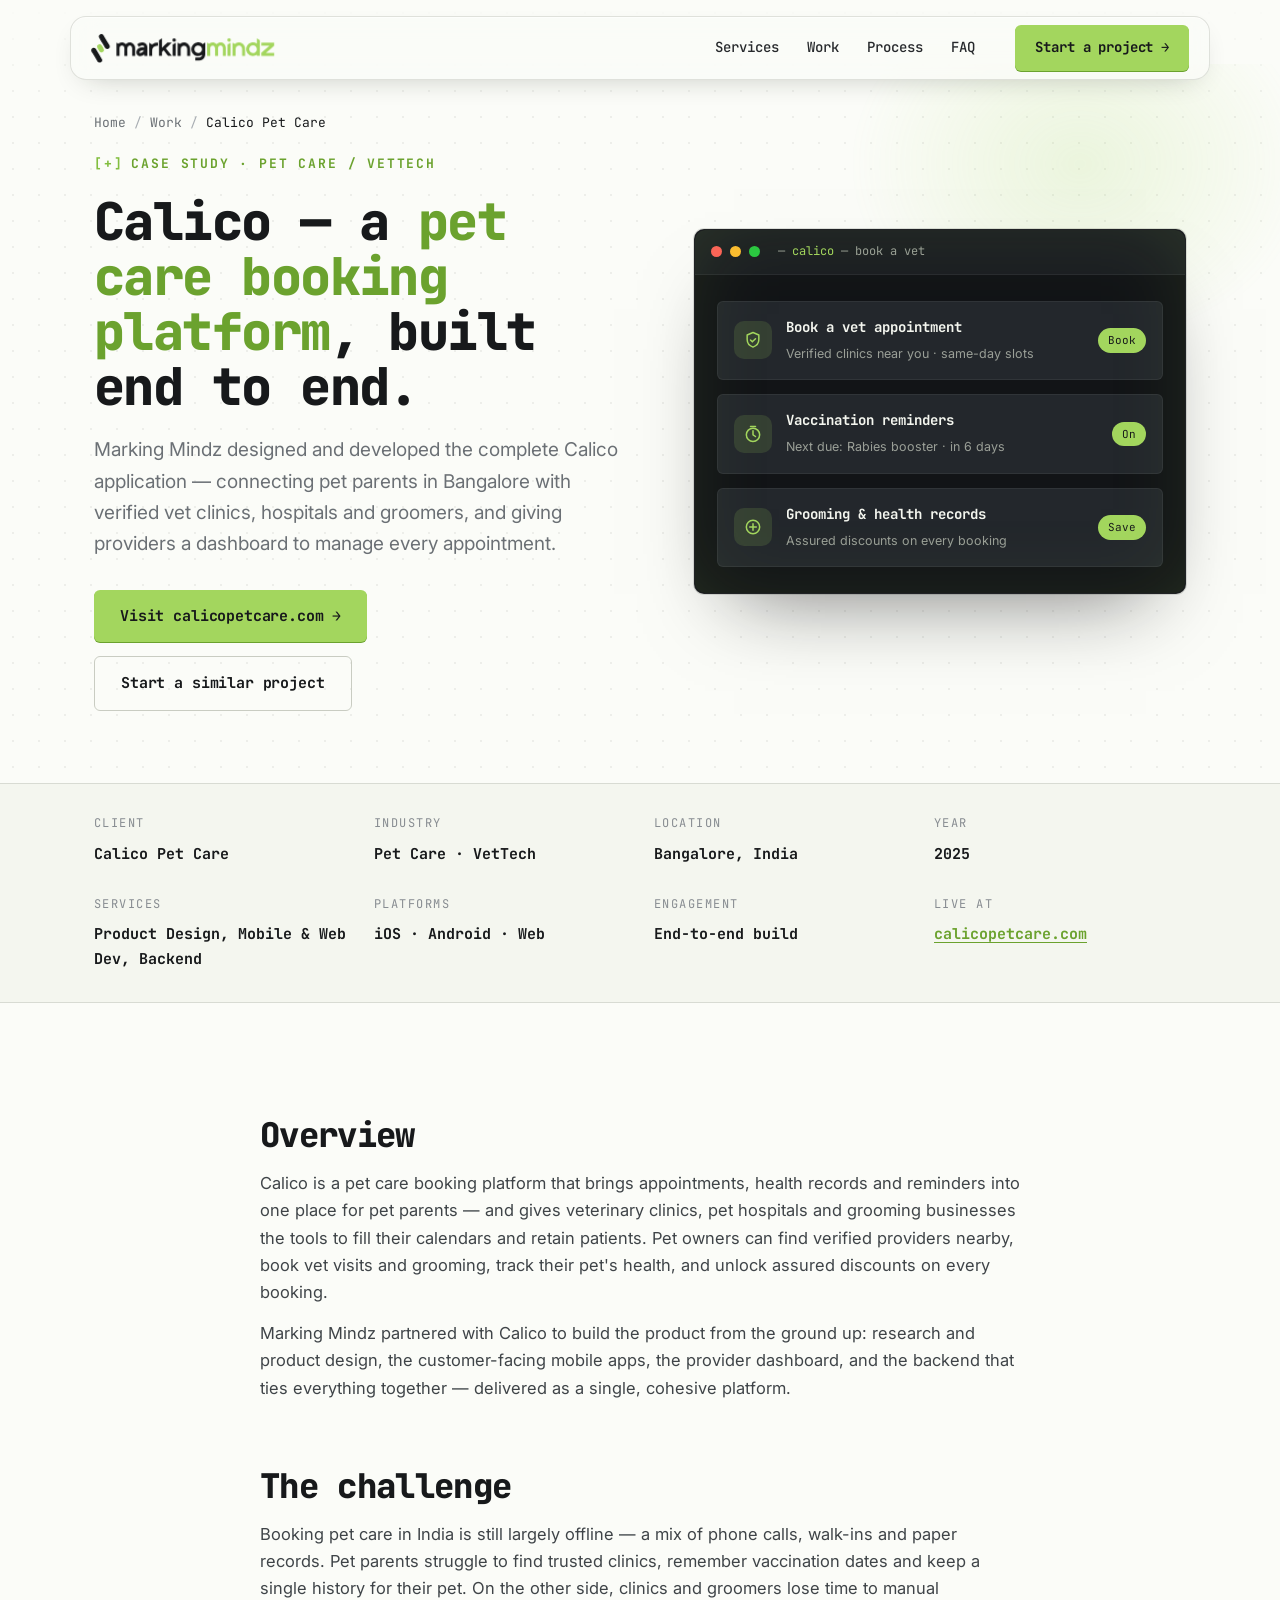
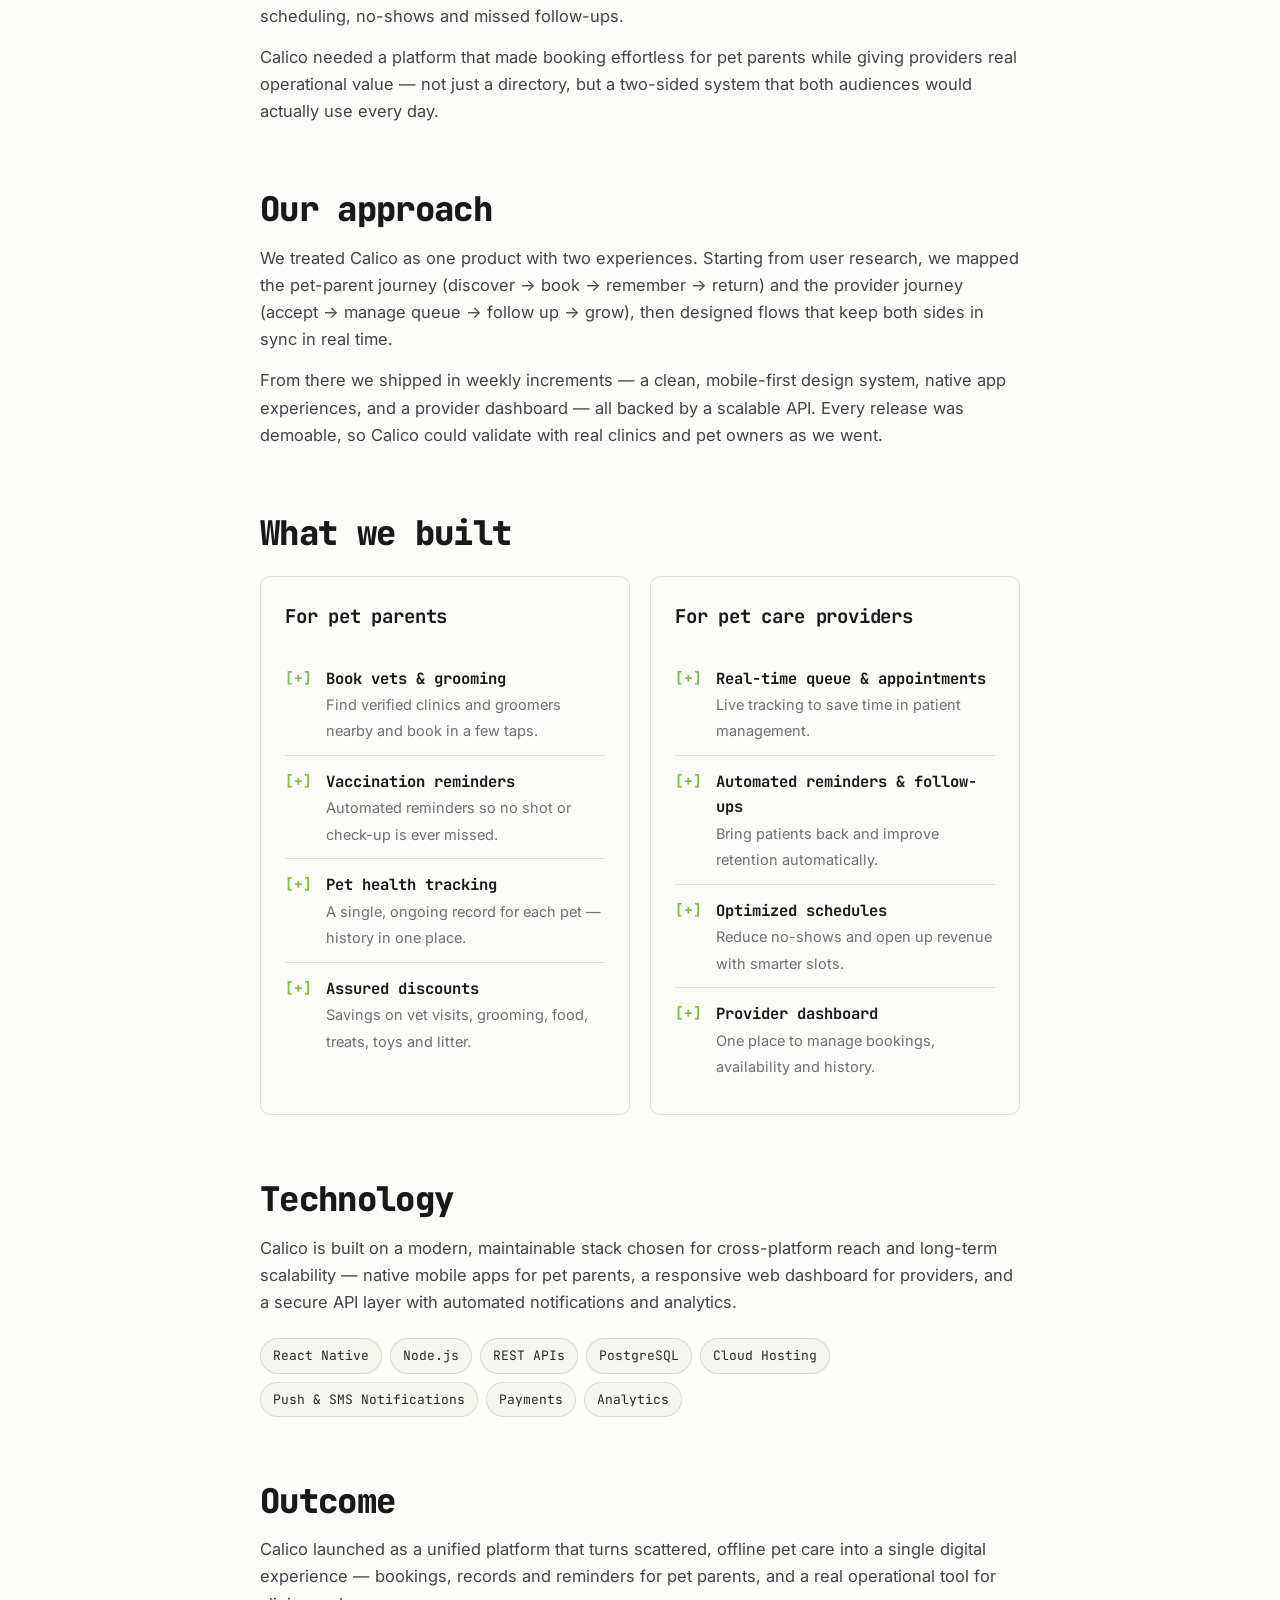
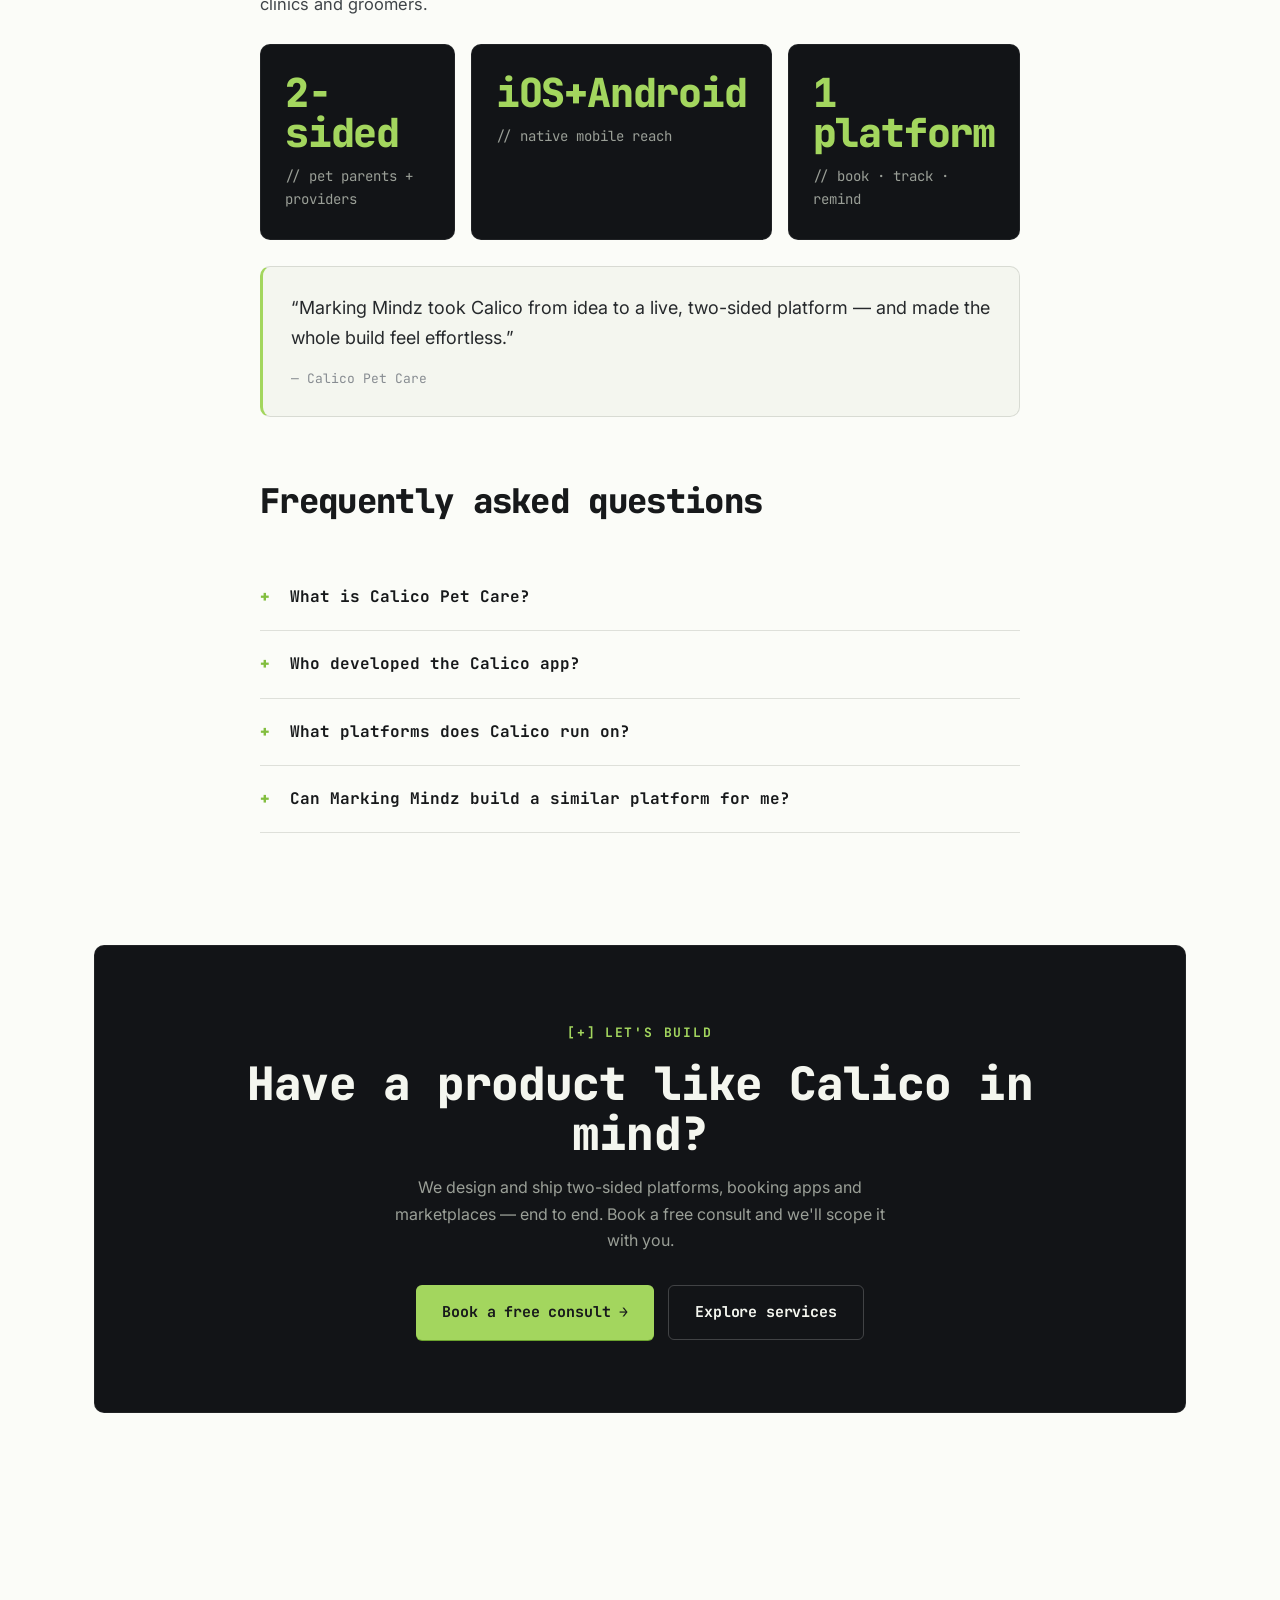
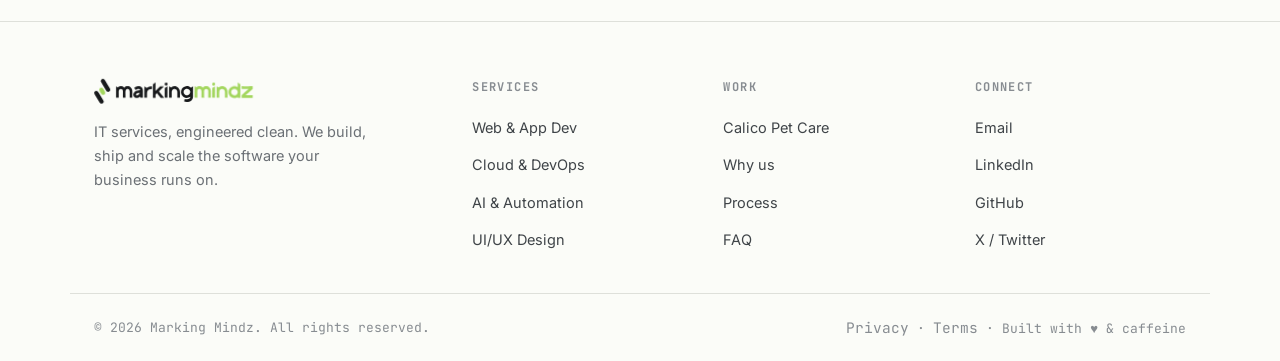
<file: calico-pet-care-case-study.html>
<!DOCTYPE html>
<html lang="en">
<head>
<meta charset="UTF-8" />
<meta name="viewport" content="width=device-width, initial-scale=1.0" />

<title>Calico Pet Care App Case Study — Vet Booking Platform | Marking Mindz</title>
<meta name="description" content="How Marking Mindz designed and built Calico — a pet care booking platform connecting pet parents in Bangalore with verified vet clinics, hospitals and groomers. Vet appointments, vaccination reminders, health tracking and a provider dashboard." />
<meta name="keywords" content="Calico pet care, pet care app case study, vet appointment booking app, pet clinic app Bangalore, veterinary app development, Marking Mindz case study" />
<meta name="author" content="Marking Mindz" />
<link rel="canonical" href="https://markingmindz.com/calico-pet-care-case-study.html" />
<meta name="robots" content="index, follow" />

<!-- Open Graph -->
<meta property="og:type" content="article" />
<meta property="og:title" content="Calico Pet Care App Case Study | Marking Mindz" />
<meta property="og:description" content="Designing and building Calico — a pet care booking platform connecting pet parents with verified vet clinics and groomers, plus a business dashboard for providers." />
<meta property="og:url" content="https://markingmindz.com/calico-pet-care-case-study.html" />
<meta property="og:site_name" content="Marking Mindz" />
<meta property="og:image" content="https://markingmindz.com/assets/calico-og.png" />

<!-- Twitter -->
<meta name="twitter:card" content="summary_large_image" />
<meta name="twitter:title" content="Calico Pet Care App Case Study | Marking Mindz" />
<meta name="twitter:description" content="How Marking Mindz built Calico — a pet care booking platform for pet parents, vet clinics and groomers." />
<meta name="twitter:image" content="https://markingmindz.com/assets/calico-og.png" />

<link rel="preconnect" href="https://fonts.googleapis.com" />
<link rel="preconnect" href="https://fonts.gstatic.com" crossorigin />
<link href="https://fonts.googleapis.com/css2?family=JetBrains+Mono:ital,wght@0,400;0,500;0,700;0,800&family=Inter:wght@400;500;600;700&display=swap" rel="stylesheet" />

<link rel="stylesheet" href="css/styles.css" />
<link rel="stylesheet" href="css/case-study.css" />
<script src="js/main.js" defer></script>

<!-- Structured data: Case study article -->
<script type="application/ld+json">
{
  "@context": "https://schema.org",
  "@type": "Article",
  "headline": "Calico Pet Care App Case Study — Building a Vet & Grooming Booking Platform",
  "description": "How Marking Mindz designed and built Calico, a pet care booking platform connecting pet parents with verified vet clinics, hospitals and groomers in Bangalore.",
  "image": "https://markingmindz.com/assets/calico-og.png",
  "author": { "@type": "Organization", "name": "Marking Mindz", "url": "https://markingmindz.com" },
  "publisher": {
    "@type": "Organization",
    "name": "Marking Mindz",
    "logo": { "@type": "ImageObject", "url": "https://markingmindz.com/assets/logo.png" }
  },
  "about": { "@type": "SoftwareApplication", "name": "Calico Pet Care", "applicationCategory": "LifestyleApplication", "operatingSystem": "iOS, Android, Web", "url": "https://calicopetcare.com" },
  "mainEntityOfPage": "https://markingmindz.com/calico-pet-care-case-study.html"
}
</script>

<!-- Structured data: Breadcrumb -->
<script type="application/ld+json">
{
  "@context": "https://schema.org",
  "@type": "BreadcrumbList",
  "itemListElement": [
    { "@type": "ListItem", "position": 1, "name": "Home", "item": "https://markingmindz.com/" },
    { "@type": "ListItem", "position": 2, "name": "Work", "item": "https://markingmindz.com/#work" },
    { "@type": "ListItem", "position": 3, "name": "Calico Pet Care Case Study", "item": "https://markingmindz.com/calico-pet-care-case-study.html" }
  ]
}
</script>

<!-- Structured data: FAQ -->
<script type="application/ld+json">
{
  "@context": "https://schema.org",
  "@type": "FAQPage",
  "mainEntity": [
    {
      "@type": "Question",
      "name": "What is Calico Pet Care?",
      "acceptedAnswer": { "@type": "Answer", "text": "Calico is a pet care booking platform that connects pet parents with verified veterinary clinics, pet hospitals and grooming services. Pet owners can book vet appointments, schedule grooming, get vaccination reminders and track their pet's health in one app." }
    },
    {
      "@type": "Question",
      "name": "Who developed the Calico app?",
      "acceptedAnswer": { "@type": "Answer", "text": "Marking Mindz designed and developed the complete Calico application end to end — product design, the pet-parent mobile apps, the provider dashboard, the backend and APIs, and ongoing support." }
    },
    {
      "@type": "Question",
      "name": "What platforms does Calico run on?",
      "acceptedAnswer": { "@type": "Answer", "text": "Calico is available as native iOS and Android apps for pet parents, alongside a web-based dashboard for clinics, hospitals and grooming businesses to manage bookings, queues and follow-ups." }
    },
    {
      "@type": "Question",
      "name": "Can Marking Mindz build a similar booking platform for my business?",
      "acceptedAnswer": { "@type": "Answer", "text": "Yes. Marking Mindz builds custom booking platforms, marketplaces and mobile apps with appointment scheduling, reminders, payments and provider dashboards. Book a free consult to scope your project." }
    }
  ]
}
</script>
</head>
<body>

<div class="progress" id="progress" aria-hidden="true"></div>

<!-- ============ LOGO SYMBOL (defined once, reused everywhere) ============ -->
<svg width="0" height="0" aria-hidden="true" style="position:absolute" focusable="false">
  <symbol id="mm-logo" viewBox="0 0 937 153">
    <path class="p-ink" d="M541.928 48.127C551.897 46.1088 562.218 50.586 569.818 56.7114C573.952 53.9949 578.15 51.3752 582.407 48.8541C582.874 67.8229 582.211 87.4964 582.531 106.559C582.691 116.269 580.199 124.595 573.198 131.719C562.41 142.69 546.186 140.529 531.621 140.423L531.557 127.367L531.845 125.744C537.479 121.474 561.555 134.003 567.148 110.918C553.205 119.025 538.503 120.674 525.059 110.208C517.82 104.572 513.11 96.3051 511.958 87.2123C510.81 77.6784 513.238 68.3294 519.219 60.7653C524.803 53.7026 532.979 49.1546 541.928 48.127ZM550.772 101.59C561.208 99.2199 567.77 88.878 565.456 78.442C563.142 68.0065 552.825 61.3946 542.363 63.6435C531.818 65.9102 525.127 76.3183 527.46 86.8406C529.792 97.3629 540.25 103.981 550.772 101.59Z"/>
    <path class="p-accent" d="M845.925 27.16C849.226 28.8441 858.18 34.7324 861.12 36.9535L861.162 116.358C856.264 116.219 851.211 116.581 846.373 116.223C845.609 115.117 845.847 113.073 845.874 111.656C834.063 118.834 822.763 119.37 810.293 113.593C809.607 113.212 808.93 112.821 808.253 112.419C800.402 107.687 794.736 100.05 792.491 91.1679C790.209 82.0427 791.686 72.3841 796.588 64.355C801.229 56.5607 808.811 50.9582 817.632 48.8079C828.008 46.2942 836.957 48.2329 845.884 53.6619L845.925 27.16ZM827.921 101.938C838.53 101.11 846.496 91.9069 845.778 81.3038C845.061 70.7006 835.933 62.6496 825.31 63.2511C818.337 63.6462 812.113 67.7525 809.012 74.0045C805.912 80.2561 806.415 87.6891 810.329 93.4684C814.239 99.2477 820.961 102.482 827.921 101.938Z"/>
    <path class="p-accent" d="M617.084 48.5093C617.797 48.4522 618.51 48.4161 619.224 48.4001C627.524 48.2243 634.255 51.1742 640.172 56.8412C651.449 46.4084 668.2 45.0603 679.495 56.1734C683.157 59.8222 685.727 64.4208 686.912 69.4502C688.183 74.7326 687.799 84.4766 687.781 90.2618C687.721 98.9733 687.73 107.685 687.808 116.397C682.709 116.206 677.432 116.311 672.32 116.348C672.141 106.724 672.471 96.8637 672.356 87.2343C672.32 84.1021 672.599 76.411 672.018 73.6858C671.51 71.299 670.312 69.1136 668.57 67.4004C663.764 62.5972 656.557 62.5474 651.655 67.4626C645.815 73.3145 648.449 83.9313 647.951 91.4301C647.818 93.4009 647.978 95.9553 647.987 97.9657C647.987 104.115 648.019 110.265 648.088 116.414C642.902 116.194 637.611 116.307 632.417 116.358L632.49 88.5702C632.508 80.0588 634.694 61.5102 617.518 64.2528C613.11 64.957 609.241 69.0871 608.555 73.5478C607.769 78.6503 608.039 84.6036 608.057 90.0627L608.171 116.419C602.981 116.208 597.663 116.307 592.459 116.346C592.235 94.0891 592.308 70.9272 592.514 48.6627C595.024 50.0014 599.807 53.2911 602.377 54.944C606.822 51.1496 611.477 49.6054 617.084 48.5093Z"/>
    <path class="p-ink" d="M177.705 56.8914C188.711 46.044 206.119 45.3522 217.139 56.4977C220.566 59.9775 223.014 64.2966 224.238 69.0214C225.654 74.5125 225.251 84.4218 225.233 90.3811L225.137 116.353C220.128 116.395 215.042 116.331 210.026 116.314C209.981 104.119 209.999 91.9243 210.082 79.73C210.073 70.4769 205.585 62.5246 194.914 63.9577C182.275 65.6554 185.149 88.1235 185.22 97.9658L185.212 116.352L170.067 116.32C170.026 106.985 170.04 97.6502 170.106 88.3153C170.123 81.7226 171.431 72.4116 166.365 67.522C158.405 59.8382 146.537 64.8474 145.577 75.6912C145.125 80.7951 145.361 86.0569 145.387 91.1972L145.434 116.363L129.966 116.315L130.007 48.8002L139.826 54.9586C145.351 50.9596 147.715 49.8868 154.553 48.5317C154.858 48.5015 155.164 48.4787 155.47 48.4636C164.586 48.0101 171.037 50.8952 177.705 56.8914Z"/>
    <path class="p-ink" d="M259.501 48.5932C266.892 47.8433 275.362 50.5735 280.629 55.8723C283.663 58.9214 285.81 62.7368 286.841 66.9103C288.083 71.9606 287.68 82.308 287.662 87.937L287.565 116.363L272.485 116.327L272.432 109.414C272.015 109.755 271.59 110.085 271.155 110.403C259.488 118.985 243.453 121.867 233.883 108.8C231.072 102.807 230.444 98.3438 232.399 91.7282C236.333 78.4172 249.766 73.8487 262.324 72.7982C264.81 72.5904 270.198 72.9143 271.983 71.9784L272.202 71.0613C268.246 58.4464 252.417 65.367 245.111 70.3365L236.091 57.7042C243.43 52.5995 250.544 49.5094 259.501 48.5932ZM254.629 101.867C261.89 99.898 266.343 94.041 269.935 87.8292C268.237 87.9274 264.728 88.0361 263.188 88.3015C257.43 88.956 252.02 89.6986 248.144 94.5489C243.747 100.052 247.883 102.897 253.676 102.028C253.994 101.98 254.312 101.926 254.629 101.867Z"/>
    <path class="p-accent" d="M868.949 48.7119C877.208 49.0357 886.77 48.8224 895.106 48.8243C908.07 48.8827 921.034 48.8453 933.999 48.7124C933.87 53.9906 933.875 59.2712 934.012 64.5495C919.992 76.9918 905.889 89.3387 891.704 101.59L934.154 101.534C933.692 106.081 933.916 111.762 934.099 116.305L933.87 116.574C931.415 117.484 876.746 116.878 868.972 116.89L868.958 100.452C881.785 88.4517 896.821 75.8715 910.21 64.3545H868.972L868.949 48.7119Z"/>
    <path class="p-ink" d="M361.688 27.4957C362.271 28.3759 362.041 71.4975 362.041 75.6418C369.324 67.7698 381.659 56.2542 389.664 48.8238C396.946 48.7695 404.328 48.8558 411.619 48.886C402.373 58.2299 391.232 69.0285 381.595 77.9153L406.863 109.364L412.28 116.195C406.636 116.543 398.601 116.356 392.766 116.38C385.848 108.46 377.206 97.1152 370.456 88.7349C367.599 91.5962 365.076 94.1201 362.02 96.769L361.953 116.358L346.848 116.322L346.869 36.8524C350.214 34.375 358.081 29.556 361.688 27.4957Z"/>
    <path class="p-ink" d="M470.706 48.5508C471.661 48.4585 472.617 48.4156 473.577 48.422C481.841 48.4334 490.621 51.619 496.382 57.5947C507.193 68.8016 505.867 79.7815 505.83 93.7511L505.748 116.364L490.342 116.314C490.186 104.503 490.653 92.6066 490.383 80.8146C490.118 69.4913 482.275 63.4927 471.456 63.9691C459.315 67.0661 457.101 75.3541 457.266 86.661C457.408 96.4864 457.417 106.541 457.307 116.364L441.964 116.314C441.606 94.4759 441.715 70.6431 442.012 48.7924L453.418 55.8811C458.944 51.6642 463.81 49.5464 470.706 48.5508Z"/>
    <path class="p-accent" d="M750.539 48.5526C751.197 48.4385 752.359 48.4311 753.049 48.4165C761.596 48.2224 769.878 51.4281 776.06 57.3284C780.404 61.5188 783.445 66.8692 784.822 72.7403C786.454 79.4258 785.718 107.426 785.892 116.379C780.793 116.218 775.603 116.314 770.495 116.356C770.449 104.762 770.833 92.9514 770.458 81.3673C770.115 70.7367 762.844 63.1822 751.828 63.9495C748.106 64.719 745.216 65.9293 742.491 68.6623C740.323 70.8454 738.796 73.578 738.069 76.5649C737.044 80.8598 737.575 109.987 737.598 116.338C732.416 116.265 727.235 116.272 722.05 116.36L722.041 48.8216C725.882 51.0052 729.636 53.5135 733.272 56.0131C738.21 51.5989 744.091 49.5469 750.539 48.5526Z"/>
    <path class="p-ink mm-mark" d="M51.3828 5.58505C60.4371 4.76401 63.8819 12.0029 67.8049 18.5865C76.3695 32.9193 85.0955 47.0656 93.4405 61.5348C95.9012 65.801 96.6137 70.2741 94.1868 74.8787C92.269 78.5187 88.9605 80.2383 85.0932 81.3632C73.9509 81.5965 71.5789 74.5786 66.4669 65.7992C58.2151 50.9838 47.6938 36.49 40.4866 21.2495C37.1709 14.238 44.9245 7.28431 51.3828 5.58505Z"/>
    <path class="p-ink mm-mark" d="M11.0976 75.393C21.993 74.6631 24.3188 80.4826 29.3124 89.0474C38.0496 104.399 48.4923 119.337 56.2845 135.135C59.1027 140.849 53.3981 148.831 47.4176 150.613C40.0594 151.237 36.3751 149.821 32.3922 143.425C23.8852 129.718 15.6971 115.815 7.38978 101.983C3.65011 95.7566 -0.956958 89.6151 2.60578 82.1674C4.45994 78.2917 7.23924 76.7873 11.0976 75.393Z"/>
    <path class="p-ink" d="M297.106 48.8162C301.762 51.8597 306.464 54.8316 311.212 57.7304C321.078 51.3624 329.87 49.2144 341.561 49.3099L341.569 64.4062C329.083 66.1088 318.748 66.3289 313.174 79.9368C311.442 85.4453 312.316 108.741 312.065 116.359L296.993 116.342C296.927 114.012 296.895 111.47 296.946 109.146C297.385 89.2479 296.189 68.6463 297.106 48.8162Z"/>
    <path class="p-accent mm-mark" d="M42.4276 57.1745C46.9626 56.8635 51.5126 59.2115 54.3524 62.9698C61.4879 72.4142 76.3494 95.045 55.0607 99.1002C50.3292 99.3756 46.0915 98.0575 43.1674 93.889C35.7383 83.2969 20.7417 62.5565 42.4276 57.1745Z"/>
    <path class="p-accent" d="M711.523 48.8572C712.451 49.7706 712.076 109.285 712.163 116.412C707.311 116.19 701.947 116.307 697.054 116.322L696.917 116.228C696.058 115.113 696.446 64.5577 696.455 58.7346C700.594 55.5504 706.982 51.7372 711.523 48.8572Z"/>
    <path class="p-ink" d="M431.763 48.9778C432.453 49.9497 432.131 109.748 432.127 116.354L417.215 116.354C416.211 114.712 416.654 64.8989 416.66 58.6857C420.018 56.0103 427.87 51.3943 431.763 48.9778Z"/>
    <path class="p-accent" d="M703.081 27.2147C707.741 26.5976 712.044 29.7958 712.79 34.4288C713.535 39.0618 710.453 43.4456 705.834 44.3173C702.734 44.9029 699.56 43.76 697.544 41.3332C695.532 38.9063 694.992 35.5783 696.144 32.6433C697.297 29.7082 699.954 27.6292 703.081 27.2147Z"/>
    <path class="p-ink" d="M424.103 27.2042C428.853 27.0901 432.802 30.8321 432.938 35.576C433.074 40.3198 429.345 44.2809 424.596 44.4378C419.816 44.5958 415.819 40.8425 415.683 36.0683C415.546 31.2941 419.322 27.319 424.103 27.2042Z"/>
  </symbol>
</svg>

<!-- ============ NAV ============ -->
<header class="nav">
  <div class="wrap nav__inner">
    <a href="index.html" class="brand" aria-label="Marking Mindz home">
      <svg class="logo" viewBox="0 0 937 153" role="img" aria-label="markingmindz"><use href="#mm-logo"/></svg>
    </a>

    <nav class="nav__links" aria-label="Primary">
      <a class="nav__link" href="index.html#services">Services</a>
      <a class="nav__link" href="index.html#work">Work</a>
      <a class="nav__link" href="index.html#process">Process</a>
      <a class="nav__link" href="index.html#faq">FAQ</a>
    </nav>
    <a class="btn btn--primary nav__cta" href="index.html#contact">Start a project →</a>

    <button class="nav__burger" id="burger" aria-label="Open menu">
      <svg viewBox="0 0 24 24" fill="none" stroke="currentColor" stroke-width="2" stroke-linecap="round"><path d="M4 7h16M4 12h16M4 17h16"/></svg>
    </button>
  </div>
</header>

<!-- ============ MOBILE DRAWER ============ -->
<div class="drawer" id="drawer" aria-hidden="true">
  <div class="drawer__top">
    <a href="index.html" class="brand" aria-label="Marking Mindz home">
      <svg class="logo" viewBox="0 0 937 153" role="img" aria-label="markingmindz"><use href="#mm-logo"/></svg>
    </a>
    <button class="drawer__close" id="drawerClose" aria-label="Close menu">
      <svg viewBox="0 0 24 24" fill="none" stroke="currentColor" stroke-width="2" stroke-linecap="round"><path d="M6 6l12 12M18 6L6 18"/></svg>
    </button>
  </div>
  <a href="index.html#services">Services</a>
  <a href="index.html#work">Work</a>
  <a href="index.html#process">Process</a>
  <a href="index.html#faq">FAQ</a>
  <a class="btn btn--primary" href="index.html#contact" style="display:flex">Start a project →</a>
</div>

<main id="top">

<!-- ============ HERO ============ -->
<section class="cs-hero">
  <div class="cs-hero__glow"></div>
  <div class="wrap cs-hero__grid">
    <div>
      <nav class="crumb" aria-label="Breadcrumb">
        <a href="index.html">Home</a>
        <span class="sep">/</span>
        <a href="index.html#work">Work</a>
        <span class="sep">/</span>
        <span aria-current="page">Calico Pet Care</span>
      </nav>

      <span class="eyebrow" style="margin-top:20px">Case Study · Pet Care / VetTech</span>
      <h1>Calico — a <span class="hl">pet care booking platform</span>, built end to end.</h1>
      <p class="sub">Marking Mindz designed and developed the complete Calico application — connecting pet parents in Bangalore with verified vet clinics, hospitals and groomers, and giving providers a dashboard to manage every appointment.</p>
      <div class="cs-hero__cta">
        <a class="btn btn--primary btn--lg" href="https://calicopetcare.com" target="_blank" rel="noopener">Visit calicopetcare.com →</a>
        <a class="btn btn--ghost btn--lg" href="index.html#contact">Start a similar project</a>
      </div>
    </div>

    <!-- App preview (CSS device panel — swap in real screenshots when available) -->
    <div class="preview" aria-label="Calico app preview">
      <div class="preview__bar">
        <span class="preview__dot r"></span><span class="preview__dot y"></span><span class="preview__dot g"></span>
        <span class="preview__url">— <span class="accent">calico</span> — book a vet</span>
      </div>
      <div class="preview__body">
        <div class="preview__row">
          <span class="ic"><svg viewBox="0 0 24 24"><path d="M12 3l7 3v5.5c0 4.4-3 7.6-7 9-4-1.4-7-4.6-7-9V6z"/><path d="M9 12l2.2 2.2L15 10.5"/></svg></span>
          <span><b>Book a vet appointment</b><small>Verified clinics near you · same-day slots</small></span>
          <span class="pill">Book</span>
        </div>
        <div class="preview__row">
          <span class="ic"><svg viewBox="0 0 24 24"><path d="M12 8v5l3 2"/><circle cx="12" cy="13" r="8"/><path d="M9 3h6"/></svg></span>
          <span><b>Vaccination reminders</b><small>Next due: Rabies booster · in 6 days</small></span>
          <span class="pill">On</span>
        </div>
        <div class="preview__row">
          <span class="ic"><svg viewBox="0 0 24 24"><path d="M4 12a8 8 0 1 0 16 0 8 8 0 0 0-16 0z"/><path d="M8 12h8M12 8v8"/></svg></span>
          <span><b>Grooming &amp; health records</b><small>Assured discounts on every booking</small></span>
          <span class="pill">Save</span>
        </div>
      </div>
    </div>
  </div>
</section>

<!-- ============ AT A GLANCE ============ -->
<section class="cs-meta">
  <div class="wrap">
    <dl class="cs-meta__grid">
      <div><dt>Client</dt><dd>Calico Pet Care</dd></div>
      <div><dt>Industry</dt><dd>Pet Care · VetTech</dd></div>
      <div><dt>Location</dt><dd>Bangalore, India</dd></div>
      <div><dt>Year</dt><dd>2025</dd></div>
      <div><dt>Services</dt><dd>Product Design, Mobile &amp; Web Dev, Backend</dd></div>
      <div><dt>Platforms</dt><dd>iOS · Android · Web</dd></div>
      <div><dt>Engagement</dt><dd>End-to-end build</dd></div>
      <div><dt>Live at</dt><dd><a href="https://calicopetcare.com" target="_blank" rel="noopener">calicopetcare.com</a></dd></div>
    </dl>
  </div>
</section>

<!-- ============ BODY ============ -->
<section class="section">
  <div class="wrap">
    <div class="cs-body">

      <article class="cs-block">
        <h2>Overview</h2>
        <p>Calico is a pet care booking platform that brings appointments, health records and reminders into one place for pet parents — and gives veterinary clinics, pet hospitals and grooming businesses the tools to fill their calendars and retain patients. Pet owners can find verified providers nearby, book vet visits and grooming, track their pet's health, and unlock assured discounts on every booking.</p>
        <p>Marking Mindz partnered with Calico to build the product from the ground up: research and product design, the customer-facing mobile apps, the provider dashboard, and the backend that ties everything together — delivered as a single, cohesive platform.</p>
      </article>

      <article class="cs-block">
        <h2>The challenge</h2>
        <p>Booking pet care in India is still largely offline — a mix of phone calls, walk-ins and paper records. Pet parents struggle to find trusted clinics, remember vaccination dates and keep a single history for their pet. On the other side, clinics and groomers lose time to manual scheduling, no-shows and missed follow-ups.</p>
        <p>Calico needed a platform that made booking effortless for pet parents while giving providers real operational value — not just a directory, but a two-sided system that both audiences would actually use every day.</p>
      </article>

      <article class="cs-block">
        <h2>Our approach</h2>
        <p>We treated Calico as one product with two experiences. Starting from user research, we mapped the pet-parent journey (discover → book → remember → return) and the provider journey (accept → manage queue → follow up → grow), then designed flows that keep both sides in sync in real time.</p>
        <p>From there we shipped in weekly increments — a clean, mobile-first design system, native app experiences, and a provider dashboard — all backed by a scalable API. Every release was demoable, so Calico could validate with real clinics and pet owners as we went.</p>
      </article>

      <article class="cs-block">
        <h2>What we built</h2>

        <div class="feat-cols">
          <div class="feat-card">
            <h3>For pet parents</h3>
            <ul class="feat">
              <li><span class="mk">[+]</span><div><b>Book vets &amp; grooming</b><span>Find verified clinics and groomers nearby and book in a few taps.</span></div></li>
              <li><span class="mk">[+]</span><div><b>Vaccination reminders</b><span>Automated reminders so no shot or check-up is ever missed.</span></div></li>
              <li><span class="mk">[+]</span><div><b>Pet health tracking</b><span>A single, ongoing record for each pet — history in one place.</span></div></li>
              <li><span class="mk">[+]</span><div><b>Assured discounts</b><span>Savings on vet visits, grooming, food, treats, toys and litter.</span></div></li>
            </ul>
          </div>
          <div class="feat-card">
            <h3>For pet care providers</h3>
            <ul class="feat">
              <li><span class="mk">[+]</span><div><b>Real-time queue &amp; appointments</b><span>Live tracking to save time in patient management.</span></div></li>
              <li><span class="mk">[+]</span><div><b>Automated reminders &amp; follow-ups</b><span>Bring patients back and improve retention automatically.</span></div></li>
              <li><span class="mk">[+]</span><div><b>Optimized schedules</b><span>Reduce no-shows and open up revenue with smarter slots.</span></div></li>
              <li><span class="mk">[+]</span><div><b>Provider dashboard</b><span>One place to manage bookings, availability and history.</span></div></li>
            </ul>
          </div>
        </div>
      </article>

      <article class="cs-block">
        <h2>Technology</h2>
        <p>Calico is built on a modern, maintainable stack chosen for cross-platform reach and long-term scalability — native mobile apps for pet parents, a responsive web dashboard for providers, and a secure API layer with automated notifications and analytics.</p>
        <div class="chips">
          <span>React Native</span><span>Node.js</span><span>REST APIs</span><span>PostgreSQL</span>
          <span>Cloud Hosting</span><span>Push &amp; SMS Notifications</span><span>Payments</span><span>Analytics</span>
        </div>
        <!-- NOTE: adjust the stack chips above to match the exact technologies used. -->
      </article>

      <article class="cs-block">
        <h2>Outcome</h2>
        <p>Calico launched as a unified platform that turns scattered, offline pet care into a single digital experience — bookings, records and reminders for pet parents, and a real operational tool for clinics and groomers.</p>
        <div class="metrics">
          <!-- NOTE: replace these with real KPIs when available (bookings, retention %, no-show reduction). -->
          <div class="metric"><div class="num">2-sided</div><div class="lbl">// pet parents + providers</div></div>
          <div class="metric"><div class="num">iOS+Android</div><div class="lbl">// native mobile reach</div></div>
          <div class="metric"><div class="num">1 platform</div><div class="lbl">// book · track · remind</div></div>
        </div>
        <blockquote class="pull">
          <!-- NOTE: replace with a real client testimonial when available. -->
          <p>“Marking Mindz took Calico from idea to a live, two-sided platform — and made the whole build feel effortless.”</p>
          <footer>— Calico Pet Care</footer>
        </blockquote>
      </article>

      <article class="cs-block">
        <h2>Frequently asked questions</h2>
        <div class="faq">
          <div class="faq__item">
            <button class="faq__q"><span class="sign">+</span> What is Calico Pet Care?</button>
            <div class="faq__a"><p>Calico is a pet care booking platform that connects pet parents with verified veterinary clinics, pet hospitals and grooming services — with vet appointments, grooming, vaccination reminders and health tracking in one app.</p></div>
          </div>
          <div class="faq__item">
            <button class="faq__q"><span class="sign">+</span> Who developed the Calico app?</button>
            <div class="faq__a"><p>Marking Mindz designed and developed the complete Calico application end to end — product design, the pet-parent mobile apps, the provider dashboard, the backend and APIs, and ongoing support.</p></div>
          </div>
          <div class="faq__item">
            <button class="faq__q"><span class="sign">+</span> What platforms does Calico run on?</button>
            <div class="faq__a"><p>Calico is available as native iOS and Android apps for pet parents, alongside a web dashboard for clinics, hospitals and grooming businesses to manage bookings, queues and follow-ups.</p></div>
          </div>
          <div class="faq__item">
            <button class="faq__q"><span class="sign">+</span> Can Marking Mindz build a similar platform for me?</button>
            <div class="faq__a"><p>Yes. We build custom booking platforms, marketplaces and mobile apps with scheduling, reminders, payments and provider dashboards. <a class="inline" href="index.html#contact">Book a free consult</a> to scope your project.</p></div>
          </div>
        </div>
      </article>

    </div>
  </div>
</section>

<!-- ============ CTA ============ -->
<section class="section" style="padding-top:0">
  <div class="wrap">
    <div class="cta">
      <span class="eyebrow">Let's build</span>
      <h2>Have a product like Calico in mind?</h2>
      <p>We design and ship two-sided platforms, booking apps and marketplaces — end to end. Book a free consult and we'll scope it with you.</p>
      <div class="cta__row">
        <a class="btn btn--primary btn--lg" href="index.html#contact">Book a free consult →</a>
        <a class="btn btn--ghost btn--lg" href="index.html#services" style="--fg:var(--on-dark);border-color:rgba(255,255,255,.2)">Explore services</a>
      </div>
    </div>
  </div>
</section>

</main>

<!-- ============ FOOTER ============ -->
<footer class="footer">
  <div class="wrap footer__grid">
    <div class="footer__brand">
      <a href="index.html" class="brand" aria-label="Marking Mindz home">
        <svg class="logo" viewBox="0 0 937 153" role="img" aria-label="markingmindz"><use href="#mm-logo"/></svg>
      </a>
      <p>IT services, engineered clean. We build, ship and scale the software your business runs on.</p>
    </div>
    <div>
      <h4>Services</h4>
      <ul>
        <li><a href="index.html#services">Web &amp; App Dev</a></li>
        <li><a href="index.html#services">Cloud &amp; DevOps</a></li>
        <li><a href="index.html#services">AI &amp; Automation</a></li>
        <li><a href="index.html#services">UI/UX Design</a></li>
      </ul>
    </div>
    <div>
      <h4>Work</h4>
      <ul>
        <li><a href="calico-pet-care-case-study.html">Calico Pet Care</a></li>
        <li><a href="index.html#work">Why us</a></li>
        <li><a href="index.html#process">Process</a></li>
        <li><a href="index.html#faq">FAQ</a></li>
      </ul>
    </div>
    <div>
      <h4>Connect</h4>
      <ul>
        <li><a href="mailto:hello@markingmindz.com">Email</a></li>
        <li><a href="#">LinkedIn</a></li>
        <li><a href="#">GitHub</a></li>
        <li><a href="#">X / Twitter</a></li>
      </ul>
    </div>
  </div>
  <div class="wrap footer__bottom">
    <span>© 2026 Marking Mindz. All rights reserved.</span>
    <span><a href="#">Privacy</a> · <a href="#">Terms</a> · Built with ♥ &amp; caffeine</span>
  </div>
</footer>

</body>
</html>
</file>
<file: css/styles.css>
/* ============================================================
   MARKING MINDZ — Terminal-native landing page
   Adapted from DESIGN.md (OpenCode monospace system)
   Palette rebranded: Apple Blue -> Marking Mindz Lime Green
   ============================================================ */

/* ---------- Design tokens ---------- */
:root{
  /* Brand */
  --green:        #A3D65E;   /* signature lime — the "catch" */
  --green-bright: #B9E86E;
  --green-deep:   #82BE3F;   /* hover */
  --green-darker: #6BA22E;   /* active */
  --green-tint:   rgba(163,214,94,.14);
  --green-glow:   rgba(163,214,94,.35);

  /* Ink ladder */
  --ink:        #17191B;
  --ink-deep:   #0C0D0E;
  --charcoal:   #26292C;
  --body:       #3F4448;
  --mute:       #6B7075;
  --stone:      #878C91;
  --ash:        #A8ADB2;

  /* Surfaces */
  --canvas:              #FBFCF8;
  --surface-soft:        #F4F6EF;
  --surface-card:        #EDF0E6;
  --surface-dark:        #121417;
  --surface-dark-2:      #1B1E22;
  --surface-dark-3:      #23272C;

  /* Lines */
  --hairline:        rgba(20,25,15,.12);
  --hairline-strong: #C9CCC2;

  /* On dark */
  --on-dark:      #F4F6EF;
  --on-dark-mute: #9A9F97;

  /* Radii */
  --r-sm: 6px;
  --r-md: 10px;
  --r-full: 9999px;

  /* Spacing */
  --sp-xs: 4px;  --sp-sm: 8px;  --sp-md: 12px; --sp-lg: 16px;
  --sp-xl: 24px; --sp-2xl: 32px; --sp-3xl: 48px; --sp-section: 112px;

  --maxw: 1140px;

  --ease: cubic-bezier(.2,.7,.2,1);
}

/* ---------- Reset ---------- */
*,*::before,*::after{ box-sizing:border-box; margin:0; padding:0; }
html{ scroll-behavior:smooth; -webkit-text-size-adjust:100%; overflow-x:hidden; max-width:100%; }
body{
  background:var(--canvas);
  color:var(--body);
  font-family:'Inter',ui-sans-serif,system-ui,sans-serif;
  font-size:16px;
  line-height:1.65;
  -webkit-font-smoothing:antialiased;
  text-rendering:optimizeLegibility;
  overflow-x:hidden;
}
.mono{ font-family:'JetBrains Mono',ui-monospace,SFMono-Regular,Menlo,Consolas,monospace; }
img,svg{ display:block; }
a{ color:inherit; text-decoration:none; }
button{ font:inherit; cursor:pointer; border:none; background:none; color:inherit; }
[hidden]{ display:none !important; }   /* ensure the hidden attribute always wins */
::selection{ background:var(--green); color:var(--ink); }

/* subtle dotted texture on the canvas */
body::before{
  content:""; position:fixed; inset:0; z-index:-1; pointer-events:none;
  background-image:radial-gradient(var(--hairline) 1px, transparent 1px);
  background-size:26px 26px;
  opacity:.5;
  mask-image:linear-gradient(to bottom, transparent, #000 12%, #000 88%, transparent);
}

/* ---------- Layout helpers ---------- */
.wrap{ width:100%; max-width:var(--maxw); margin-inline:auto; padding-inline:24px; }
.section{ padding-block:var(--sp-section); }
.eyebrow{
  font-family:'JetBrains Mono',monospace; font-size:13px; font-weight:700;
  letter-spacing:.14em; text-transform:uppercase; color:var(--green-darker);
  display:inline-flex; align-items:center; gap:8px;
}
.eyebrow::before{ content:"[+]"; color:var(--green-deep); }
.h2{
  font-family:'JetBrains Mono',monospace; color:var(--ink);
  font-size:clamp(28px,4.4vw,44px); font-weight:800; line-height:1.1;
  letter-spacing:-.02em; margin-top:14px;
}
.lede{ color:var(--mute); font-size:clamp(16px,1.6vw,18px); max-width:56ch; margin-top:16px; }
.rule{ height:1px; background:var(--hairline); border:0; }

/* ============================================================
   NAV
   ============================================================ */
.nav{
  position:sticky; top:16px; z-index:60;
  padding-inline:16px;            /* keeps the pill off the screen edges */
  background:transparent;
  pointer-events:none;            /* transparent gutter doesn't block clicks */
}
.nav__inner{
  display:flex; align-items:center; gap:20px; height:64px;
  padding-inline:20px;
  pointer-events:auto;
  background:color-mix(in srgb, var(--canvas) 80%, transparent);
  backdrop-filter:saturate(140%) blur(14px);
  border:1px solid var(--hairline);
  border-radius:16px;
  box-shadow:0 10px 30px -16px rgba(20,25,15,.30), 0 1px 0 rgba(255,255,255,.45) inset;
}
.brand{ display:flex; align-items:center; }
.nav__links{ display:flex; align-items:center; gap:4px; margin-left:auto; }
.nav__link{
  font-family:'JetBrains Mono',monospace; font-size:14px; font-weight:500;
  color:var(--charcoal); padding:8px 12px; border-radius:var(--r-sm);
  transition:color .18s var(--ease), background .18s var(--ease);
}
.nav__link:hover{ color:var(--ink); background:var(--surface-soft); }
.nav__cta{ margin-left:8px; }
.nav__burger{
  display:none; margin-left:auto; width:44px; height:44px; border-radius:var(--r-sm);
  align-items:center; justify-content:center; color:var(--ink);
}
.nav__burger svg{ width:24px; height:24px; }

/* buttons */
.btn{
  --bg:var(--ink); --fg:var(--canvas);
  font-family:'JetBrains Mono',monospace; font-weight:700; font-size:14px;
  letter-spacing:-.01em;
  display:inline-flex; align-items:center; justify-content:center; gap:8px;
  padding:11px 20px; border-radius:var(--r-sm);
  background:var(--bg); color:var(--fg);
  transition:transform .18s var(--ease), background .18s var(--ease), box-shadow .18s var(--ease);
  white-space:nowrap;
}
.btn:hover{ transform:translateY(-2px); }
.btn:active{ transform:translateY(0); }
.btn--primary{ --bg:var(--green); --fg:var(--ink); box-shadow:0 1px 0 var(--green-darker); }
.btn--primary:hover{ --bg:var(--green-bright); box-shadow:0 8px 24px -8px var(--green-glow); }
.btn--dark:hover{ --bg:var(--ink-deep); }
.btn--ghost{
  --bg:transparent; --fg:var(--ink);
  border:1px solid var(--hairline-strong);
}
.btn--ghost:hover{ background:var(--surface-soft); }
.btn--lg{ padding:14px 26px; font-size:15px; }

/* ============================================================
   HERO
   ============================================================ */
.hero{ position:relative; padding-top:64px; padding-bottom:96px; overflow:hidden; }
.hero__glow{
  position:absolute; top:-140px; left:50%; transform:translateX(-50%);
  width:900px; height:520px; z-index:-1; pointer-events:none;
  background:radial-gradient(closest-side, var(--green-glow), transparent 72%);
  opacity:.55; filter:blur(6px);
}
.hero__grid{
  display:grid; grid-template-columns:1.05fr .95fr; gap:56px; align-items:center;
}
.badge{
  display:inline-flex; align-items:center; gap:10px; flex-wrap:wrap; max-width:100%;
  font-family:'JetBrains Mono',monospace; font-size:13px; font-weight:500;
  color:var(--charcoal); background:var(--surface-soft);
  border:1px solid var(--hairline); border-radius:var(--r-full);
  padding:6px 14px 6px 8px;
}
.badge .dot{ width:8px; height:8px; flex:none; border-radius:50%; background:var(--green-deep);
  box-shadow:0 0 0 4px var(--green-tint); animation:pulse 2.4s var(--ease) infinite; }
.badge b{ color:var(--ink); font-weight:700; }
@keyframes pulse{ 0%,100%{opacity:1} 50%{opacity:.45} }

.hero h1{
  font-family:'JetBrains Mono',monospace; color:var(--ink);
  font-size:clamp(34px,5.4vw,60px); font-weight:800; line-height:1.04;
  letter-spacing:-.03em; margin-top:22px;
}
.hero h1 .hl{ position:relative; color:var(--ink); white-space:nowrap; }
.hero h1 .hl::after{
  content:""; position:absolute; left:-2px; right:-2px; bottom:.08em; height:.34em;
  background:var(--green); z-index:-1; border-radius:3px; opacity:.9;
}
.hero p.sub{ color:var(--mute); font-size:clamp(16px,1.7vw,19px); margin-top:22px; max-width:52ch; }
.hero__cta{ display:flex; flex-wrap:wrap; gap:14px; margin-top:32px; }
.hero__trust{
  margin-top:40px; display:flex; flex-wrap:wrap; align-items:center; gap:10px 24px;
  font-family:'JetBrains Mono',monospace; font-size:13px; color:var(--stone);
}
.hero__trust .tick{ color:var(--green-darker); font-weight:700; }
.hero__trust span{ display:inline-flex; align-items:center; gap:8px; }

/* ---------- Terminal mockup ---------- */
.term{
  background:var(--surface-dark); border-radius:var(--r-md); overflow:hidden;
  border:1px solid rgba(255,255,255,.06);
  box-shadow:0 40px 80px -40px rgba(12,13,14,.55), 0 0 0 1px var(--hairline);
  position:relative;
}
.term::after{
  content:""; position:absolute; inset:0; pointer-events:none; border-radius:var(--r-md);
  box-shadow:inset 0 0 120px -60px var(--green-glow);
}
.term__bar{
  display:flex; align-items:center; gap:8px; padding:12px 16px;
  background:var(--surface-dark-2); border-bottom:1px solid rgba(255,255,255,.06);
}
.term__dot{ width:11px; height:11px; border-radius:50%; }
.term__dot.r{ background:#ff5f57 } .term__dot.y{ background:#febc2e } .term__dot.g{ background:#28c840 }
.term__title{
  margin-left:10px; font-family:'JetBrains Mono',monospace; font-size:12px; color:var(--on-dark-mute);
}
.term__title .accent{ color:var(--green); }
.term__body{
  font-family:'JetBrains Mono',monospace; font-size:13.5px; line-height:1.85;
  padding:22px 20px 26px; color:var(--on-dark); min-height:300px;
}
.term__line{ white-space:pre-wrap; overflow-wrap:anywhere; word-break:break-word; }
.term__body .prompt{ color:var(--green); }
.term__body .path{ color:#7fb0e0; }
.term__body .cmd{ color:var(--on-dark); }
.term__body .flag{ color:#febc2e; }
.term__body .ok{ color:var(--green); }
.term__body .dim{ color:var(--on-dark-mute); }
.term__body .url{ color:var(--green-bright); text-decoration:underline; text-underline-offset:3px; }
.term__caret{
  display:inline-block; width:9px; height:18px; background:var(--green);
  vertical-align:-3px; margin-left:2px; animation:blink 1.05s step-end infinite;
}
@keyframes blink{ 50%{ opacity:0 } }
.reveal-line{ opacity:0; transform:translateY(4px); }
.term.play .reveal-line{ animation:lineIn .35s var(--ease) forwards; }
.term.play .reveal-line:nth-child(1){ animation-delay:.15s }
.term.play .reveal-line:nth-child(2){ animation-delay:.55s }
.term.play .reveal-line:nth-child(3){ animation-delay:1.0s }
.term.play .reveal-line:nth-child(4){ animation-delay:1.5s }
.term.play .reveal-line:nth-child(5){ animation-delay:2.0s }
.term.play .reveal-line:nth-child(6){ animation-delay:2.45s }
.term.play .reveal-line:nth-child(7){ animation-delay:2.9s }
@keyframes lineIn{ to{ opacity:1; transform:none } }

/* ---------- Logo strip ---------- */
.strip{ border-block:1px solid var(--hairline); background:var(--surface-soft); }
.strip__inner{ padding-block:26px; }
.strip__label{
  font-family:'JetBrains Mono',monospace; font-size:12px; letter-spacing:.14em;
  text-transform:uppercase; color:var(--stone); text-align:center; margin-bottom:18px;
}
.strip__row{
  display:flex; flex-wrap:wrap; gap:18px 44px; align-items:center; justify-content:center;
}
.strip__row span{
  font-family:'JetBrains Mono',monospace; font-weight:700; font-size:18px;
  color:var(--stone); letter-spacing:-.02em; opacity:.85;
}

/* ============================================================
   SERVICES (bento)
   ============================================================ */
.sec-head{ max-width:640px; }
.bento{ margin-top:52px; display:grid; grid-template-columns:1fr; gap:16px; }
.card{
  display:flex; flex-direction:column; height:100%; background:var(--canvas);
  border:1px solid var(--hairline); border-radius:var(--r-md);
  padding:26px; position:relative; overflow:hidden;
  transition:transform .2s var(--ease), border-color .2s var(--ease), box-shadow .2s var(--ease);
}
.card:hover{ transform:translateY(-4px); border-color:var(--green-deep);
  box-shadow:0 22px 40px -28px rgba(20,25,15,.35); }
.card__key{
  font-family:'JetBrains Mono',monospace; font-size:13px; font-weight:700;
  color:var(--green-darker); display:flex; align-items:center; gap:8px;
}
.card__key::before{ content:"[+]"; color:var(--green-deep); }
.card h3{
  font-family:'JetBrains Mono',monospace; color:var(--ink); font-size:20px;
  font-weight:700; letter-spacing:-.02em; margin-top:14px;
}
.card p{ margin-top:10px; font-size:15px; color:var(--mute); }
.card__tags{ display:flex; flex-wrap:wrap; gap:6px; margin-top:auto; padding-top:18px; }
.tag{
  font-family:'JetBrains Mono',monospace; font-size:12px; color:var(--charcoal);
  background:var(--surface-soft); border:1px solid var(--hairline);
  padding:3px 9px; border-radius:var(--r-full);
}
.card__icon{
  width:52px; height:52px; border-radius:12px; flex:none;
  display:grid; place-items:center; margin-bottom:20px;
  background:var(--surface-soft); border:1px solid var(--hairline);
  color:var(--green-darker);
  transition:background .2s var(--ease), color .2s var(--ease), transform .25s var(--ease);
}
.card__icon svg{ width:26px; height:26px; fill:none; stroke:currentColor; stroke-width:1.8; stroke-linecap:round; stroke-linejoin:round; }
.card:hover .card__icon{ background:var(--green); color:var(--ink); transform:translateY(-2px) rotate(-3deg); }
.card > *{ position:relative; z-index:1; }

/* bento: mobile 1-col → tablet 2-col → desktop 12-col two-row layout (uneven, equal height) */
@media (min-width:641px){
  .bento{ grid-template-columns:repeat(2,1fr); }
  .bento > :nth-child(1){ grid-column:span 2; }
}
@media (min-width:1001px){
  .bento{ grid-template-columns:repeat(12,1fr); grid-auto-rows:1fr; }
  .bento > :nth-child(1){ grid-column:span 7; }
  .bento > :nth-child(2){ grid-column:span 5; }
  .bento > :nth-child(3){ grid-column:span 4; }
  .bento > :nth-child(4){ grid-column:span 3; }
  .bento > :nth-child(5){ grid-column:span 5; }
}

/* ============================================================
   STATS
   ============================================================ */
.stats{ background:var(--surface-dark); color:var(--on-dark); border-radius:var(--r-md); overflow:hidden;
  border:1px solid rgba(255,255,255,.06); }
.stats__grid{ display:grid; grid-template-columns:repeat(4,1fr); }
.stat{ padding:44px 30px; border-right:1px solid rgba(255,255,255,.08); }
.stat:last-child{ border-right:0; }
.stat .num{
  font-family:'JetBrains Mono',monospace; font-size:clamp(34px,4vw,46px); font-weight:800;
  color:var(--green); letter-spacing:-.03em; line-height:1;
}
.stat .lbl{ margin-top:12px; font-size:14px; color:var(--on-dark-mute);
  font-family:'JetBrains Mono',monospace; }

/* ============================================================
   PROCESS
   ============================================================ */
.steps{ margin-top:52px; display:grid; grid-template-columns:repeat(4,1fr); gap:0; }
.step{ padding:28px 26px 32px; border-left:1px solid var(--hairline); position:relative; }
.step:first-child{ border-left:0; }
.step__no{
  font-family:'JetBrains Mono',monospace; font-size:13px; font-weight:700; color:var(--green-darker);
}
.step h3{ font-family:'JetBrains Mono',monospace; color:var(--ink); font-size:18px; font-weight:700;
  margin-top:14px; letter-spacing:-.01em; }
.step p{ margin-top:10px; font-size:14.5px; color:var(--mute); }
.step__bar{ height:3px; width:38px; background:var(--green); border-radius:3px; margin-top:18px; }

/* ============================================================
   FEATURES / list rows
   ============================================================ */
.split{ display:grid; grid-template-columns:1fr 1fr; gap:64px; align-items:center; }
.list-rows{ margin-top:26px; }
.list-row{
  display:flex; gap:14px; padding:16px 0; border-bottom:1px solid var(--hairline);
}
.list-row:last-child{ border-bottom:0; }
.list-row .mk{ font-family:'JetBrains Mono',monospace; color:var(--green-deep); font-weight:700; flex:none; }
.list-row b{ font-family:'JetBrains Mono',monospace; color:var(--ink); font-weight:700; display:block; font-size:15.5px; }
.list-row span{ color:var(--mute); font-size:14.5px; }

/* ============================================================
   TESTIMONIALS
   ============================================================ */
.quotes{ margin-top:52px; display:grid; grid-template-columns:repeat(3,1fr); gap:16px; }
.quote{
  background:var(--surface-soft); border:1px solid var(--hairline); border-radius:var(--r-md);
  padding:26px; display:flex; flex-direction:column;
}
.quote p{ color:var(--charcoal); font-size:15.5px; }
.quote p::before{ content:"“"; color:var(--green-deep); font-weight:700; font-family:'JetBrains Mono',monospace; }
.quote__who{ display:flex; align-items:center; gap:12px; margin-top:22px; }
.avatar{
  width:38px; height:38px; border-radius:var(--r-full); flex:none;
  background:var(--green); color:var(--ink);
  font-family:'JetBrains Mono',monospace; font-weight:800; font-size:14px;
  display:flex; align-items:center; justify-content:center;
}
.quote__who b{ font-family:'JetBrains Mono',monospace; color:var(--ink); font-size:14px; display:block; }
.quote__who small{ color:var(--stone); font-size:12.5px; font-family:'JetBrains Mono',monospace; }

/* ============================================================
   FAQ
   ============================================================ */
.faq{ margin-top:44px; max-width:820px; margin-inline:auto; }
.faq__item{ border-bottom:1px solid var(--hairline); }
.faq__q{
  width:100%; display:flex; align-items:center; gap:14px; text-align:left;
  padding:20px 0; font-family:'JetBrains Mono',monospace; font-weight:700;
  color:var(--ink); font-size:16px;
}
.faq__q .sign{ color:var(--green-deep); font-weight:800; width:16px; flex:none; transition:transform .2s var(--ease); }
.faq__item.open .faq__q .sign{ transform:rotate(45deg); }
.faq__a{ overflow:hidden; max-height:0; transition:max-height .28s var(--ease); }
.faq__a p{ padding-bottom:20px; color:var(--mute); font-size:15px; padding-left:30px; }

/* ============================================================
   CTA BAND
   ============================================================ */
.cta{
  background:var(--surface-dark); color:var(--on-dark); border-radius:var(--r-md);
  padding:clamp(40px,6vw,72px); text-align:center; position:relative; overflow:hidden;
  border:1px solid rgba(255,255,255,.06);
}
.cta::before{
  content:""; position:absolute; inset:0; z-index:0;
  background:radial-gradient(closest-side at 50% 0%, var(--green-glow), transparent 70%);
  opacity:.5;
}
.cta > *{ position:relative; z-index:1; }
.cta .eyebrow{ color:var(--green); }
.cta .eyebrow::before{ color:var(--green); }
.cta h2{ font-family:'JetBrains Mono',monospace; color:var(--on-dark); font-weight:800;
  font-size:clamp(28px,4.6vw,46px); letter-spacing:-.02em; margin-top:14px; line-height:1.08; }
.cta p{ color:var(--on-dark-mute); max-width:52ch; margin:16px auto 0; }
.cta__row{ display:flex; gap:14px; justify-content:center; flex-wrap:wrap; margin-top:32px; }

/* ============================================================
   FOOTER
   ============================================================ */
.footer{ border-top:1px solid var(--hairline); margin-top:96px; }
.footer__grid{
  padding-block:56px 40px; display:grid; grid-template-columns:1.6fr 1fr 1fr 1fr; gap:40px;
}
.footer__brand p{ color:var(--mute); font-size:14.5px; margin-top:16px; max-width:32ch; }
.footer h4{ font-family:'JetBrains Mono',monospace; font-size:12px; letter-spacing:.12em;
  text-transform:uppercase; color:var(--stone); margin-bottom:16px; }
.footer ul{ list-style:none; display:flex; flex-direction:column; gap:11px; }
.footer a{ color:var(--body); font-size:14.5px; transition:color .16s var(--ease); }
.footer a:hover{ color:var(--green-darker); }
.footer__bottom{
  border-top:1px solid var(--hairline); padding-block:22px;
  display:flex; justify-content:space-between; align-items:center; gap:16px; flex-wrap:wrap;
  font-family:'JetBrains Mono',monospace; font-size:13px; color:var(--stone);
}
.footer__bottom a{ color:var(--stone); } .footer__bottom a:hover{ color:var(--ink); }

/* ============================================================
   MOBILE DRAWER
   ============================================================ */
.drawer{
  position:fixed; inset:0; z-index:80; background:var(--canvas);
  transform:translateY(-100%); transition:transform .32s var(--ease);
  display:flex; flex-direction:column; padding:20px 24px;
}
.drawer.open{ transform:none; }
.drawer__top{ display:flex; align-items:center; justify-content:space-between; height:66px; }
.drawer__close{ width:44px; height:44px; display:flex; align-items:center; justify-content:center; }
.drawer__close svg{ width:26px; height:26px; }
.drawer a:not(.brand):not(.btn){
  font-family:'JetBrains Mono',monospace; font-weight:700; font-size:26px; color:var(--ink);
  padding:16px 0; border-bottom:1px solid var(--hairline); display:flex; align-items:center; gap:12px;
}
.drawer a:not(.brand):not(.btn)::before{ content:"[+]"; color:var(--green-deep); font-size:16px; }
.drawer .btn{ margin-top:24px; justify-content:center; }

/* ============================================================
   SCROLL REVEAL
   ============================================================ */
.r-up{ opacity:0; transform:translateY(22px); transition:opacity .7s var(--ease), transform .7s var(--ease); }
.r-up.in{ opacity:1; transform:none; }
/* stagger children of a revealed group */
.stagger > *{ opacity:0; }
.stagger.in > *{ animation:fadeUp .6s var(--ease) both; }
.stagger.in > *:nth-child(1){ animation-delay:.00s }
.stagger.in > *:nth-child(2){ animation-delay:.08s }
.stagger.in > *:nth-child(3){ animation-delay:.16s }
.stagger.in > *:nth-child(4){ animation-delay:.24s }
.stagger.in > *:nth-child(5){ animation-delay:.32s }
.stagger.in > *:nth-child(6){ animation-delay:.40s }
@keyframes fadeUp{ from{ opacity:0; transform:translateY(24px) } to{ opacity:1; transform:none } }

/* ============================================================
   ANIMATIONS
   ============================================================ */

/* --- scroll progress bar --- */
.progress{
  position:fixed; top:0; left:0; height:3px; width:0%; z-index:100;
  background:linear-gradient(90deg, var(--green-deep), var(--green-bright));
  box-shadow:0 0 12px var(--green-glow); transition:width .08s linear;
}

/* --- nav condense on scroll --- */
.nav__inner{ transition:height .3s var(--ease), box-shadow .3s var(--ease), background .3s var(--ease); }
.nav.scrolled .nav__inner{
  height:56px;
  background:color-mix(in srgb, var(--canvas) 92%, transparent);
  box-shadow:0 14px 34px -16px rgba(20,25,15,.42), 0 1px 0 rgba(255,255,255,.55) inset;
}

/* --- hero staggered entrance --- */
.hero .badge,
.hero h1,
.hero p.sub,
.hero__cta,
.hero__trust{ opacity:0; animation:heroIn .8s var(--ease) forwards; }
.hero .badge{ animation-delay:.05s }
.hero h1{ animation-delay:.16s }
.hero p.sub{ animation-delay:.30s }
.hero__cta{ animation-delay:.42s }
.hero__trust{ animation-delay:.54s }
.hero .term-wrap{ opacity:0; animation:termIn 1s var(--ease) .35s forwards; }
@keyframes heroIn{ from{ opacity:0; transform:translateY(26px) } to{ opacity:1; transform:none } }
@keyframes termIn{ from{ opacity:0; transform:translateY(30px) scale(.97) } to{ opacity:1; transform:none } }

/* --- animated highlight underline swipe --- */
.hero h1 .hl::after{ transform:scaleX(0); transform-origin:left; animation:swipe .7s var(--ease) 1.0s forwards; }
@keyframes swipe{ to{ transform:scaleX(1) } }

/* --- floating aurora glow drift --- */
.hero__glow{ animation:drift 12s ease-in-out infinite alternate; }
@keyframes drift{
  0%{ transform:translateX(-50%) translateY(0) scale(1); opacity:.5 }
  100%{ transform:translateX(-46%) translateY(24px) scale(1.08); opacity:.62 }
}

/* --- logo (full wordmark via <symbol>/<use>) --- */
.logo{ display:block; height:30px; width:auto; overflow:visible; }
.footer .logo{ height:26px; }
.drawer .logo{ height:24px; }
.brand{ --logo-ink:var(--ink); --logo-accent:var(--green); --mh:0; }
.brand:hover{ --logo-accent:var(--green-bright); --mh:1; }
#mm-logo .p-ink{ fill:var(--logo-ink); transition:fill .25s var(--ease); }
#mm-logo .p-accent{ fill:var(--logo-accent); transition:fill .25s var(--ease); }
/* entrance: every element fades + tiny rise, staggered */
#mm-logo path{ opacity:0; animation:logoIn .5s var(--ease) both; }
#mm-logo path:nth-child(1){ animation-delay:.00s }
#mm-logo path:nth-child(2){ animation-delay:.035s }
#mm-logo path:nth-child(3){ animation-delay:.07s }
#mm-logo path:nth-child(4){ animation-delay:.105s }
#mm-logo path:nth-child(5){ animation-delay:.14s }
#mm-logo path:nth-child(6){ animation-delay:.175s }
#mm-logo path:nth-child(7){ animation-delay:.21s }
#mm-logo path:nth-child(8){ animation-delay:.245s }
#mm-logo path:nth-child(9){ animation-delay:.28s }
#mm-logo path:nth-child(10){ animation-delay:.315s }
#mm-logo path:nth-child(11){ animation-delay:.35s }
#mm-logo path:nth-child(12){ animation-delay:.385s }
#mm-logo path:nth-child(13){ animation-delay:.42s }
#mm-logo path:nth-child(14){ animation-delay:.455s }
#mm-logo path:nth-child(15){ animation-delay:.49s }
#mm-logo path:nth-child(16){ animation-delay:.525s }
#mm-logo path:nth-child(17){ animation-delay:.56s }
/* the three icon bars get a distinct scale-pop (rule after nth-child to win) */
/* `backwards` fill (not `both`) so `transform` is free for the hover movement */
#mm-logo path.mm-mark{
  transform-box:fill-box; transform-origin:center; opacity:1;
  animation:logoPop .6s var(--ease) backwards;
  transition:transform .45s cubic-bezier(.34,1.56,.64,1);
}
/* hover movement — the bars fan apart and the green one pops (driven by inherited --mh) */
#mm-logo path.mm-mark:nth-child(10){ animation-delay:.00s; transform:translateY(calc(var(--mh) * -3.5px)) translateX(calc(var(--mh) * 2px)) rotate(calc(var(--mh) * 8deg)); }
#mm-logo path.mm-mark:nth-child(11){ animation-delay:.07s; transform:translateY(calc(var(--mh) * 3.5px)) translateX(calc(var(--mh) * -2px)) rotate(calc(var(--mh) * 8deg)); }
#mm-logo path.mm-mark:nth-child(13){ animation-delay:.14s; transform:translateY(calc(var(--mh) * -1px)) scale(calc(1 + var(--mh) * 0.18)) rotate(calc(var(--mh) * -10deg)); }
@keyframes logoIn{ from{ opacity:0; transform:translateY(6px) } to{ opacity:1; transform:none } }
@keyframes logoPop{ 0%{ opacity:0; transform:scale(.5) } 55%{ opacity:1; transform:scale(1.12) } 100%{ opacity:1; transform:scale(1) } }

/* --- button shine sweep --- */
.btn{ position:relative; overflow:hidden; }
.btn::after{
  content:""; position:absolute; top:0; left:-140%; width:60%; height:100%;
  background:linear-gradient(120deg, transparent, rgba(255,255,255,.55), transparent);
  transform:skewX(-20deg); pointer-events:none;
}
.btn:hover::after{ animation:shine .7s var(--ease); }
.btn--ghost::after{ background:linear-gradient(120deg, transparent, var(--green-tint), transparent); }
@keyframes shine{ to{ left:150% } }

/* --- infinite marquee logo strip --- */
.marquee{ overflow:hidden; -webkit-mask-image:linear-gradient(90deg, transparent, #000 12%, #000 88%, transparent); mask-image:linear-gradient(90deg, transparent, #000 12%, #000 88%, transparent); }
.marquee__track{ display:flex; width:max-content; gap:44px; animation:scrollX 26s linear infinite; }
.marquee:hover .marquee__track{ animation-play-state:paused; }
@keyframes scrollX{ to{ transform:translateX(-50%) } }

/* --- card cursor spotlight --- */
.card{ --mx:50%; --my:50%; }
.card::before{
  content:""; position:absolute; inset:0; z-index:0; opacity:0; transition:opacity .3s var(--ease);
  background:radial-gradient(240px circle at var(--mx) var(--my), var(--green-tint), transparent 60%);
}
.card:hover::before{ opacity:1; }

/* --- process step bar grows on reveal --- */
.step__bar{ width:0; transition:width .7s var(--ease) .2s; }
.step.in .step__bar{ width:38px; }

/* --- terminal 3D tilt --- */
.term{ transform:perspective(1000px); transition:transform .25s var(--ease); will-change:transform; }

/* ============================================================
   RESPONSIVE
   ============================================================ */
@media (max-width:1000px){
  .hero__grid{ grid-template-columns:1fr; gap:44px; }
  .term{ max-width:560px; }
  .split{ grid-template-columns:1fr; gap:36px; }
  .quotes{ grid-template-columns:1fr; }
  .steps{ grid-template-columns:1fr 1fr; }
  .step{ border-left:0; border-top:1px solid var(--hairline); }
  .stats__grid{ grid-template-columns:1fr 1fr; }
  .stat:nth-child(2){ border-right:0; }
  .stat{ border-bottom:1px solid rgba(255,255,255,.08); }
}
@media (max-width:820px){
  .nav__links{ display:none; }
  .nav__cta{ display:none; }
  .nav__burger{ display:flex; }
  .footer__grid{ grid-template-columns:1fr 1fr; gap:32px; }
  .footer__brand{ grid-column:1 / -1; }
}
@media (max-width:560px){
  :root{ --sp-section:76px; }
  .wrap{ padding-inline:18px; }
  .nav{ top:10px; padding-inline:12px; }
  .nav__inner{ padding-inline:16px; border-radius:14px; }
  .steps{ grid-template-columns:1fr; }
  .stats__grid{ grid-template-columns:1fr; }
  .stat{ border-right:0; }
  .footer__grid{ grid-template-columns:1fr; }
  .hero__cta{ flex-direction:column; align-items:stretch; }
  .hero__cta .btn{ width:100%; flex:none; }
  .term__body{ font-size:12px; padding:18px 16px 22px; min-height:0; }
  .badge{ border-radius:14px; }
}

@media (prefers-reduced-motion:reduce){
  *{ animation:none !important; transition:none !important; }
  .r-up, .reveal-line, .stagger.in > *,
  .hero .badge, .hero h1, .hero p.sub, .hero__cta, .hero__trust, .hero .term-wrap{
    opacity:1 !important; transform:none !important;
  }
  .hero h1 .hl::after{ transform:scaleX(1); }
  .step__bar{ width:38px; }
  .progress{ display:none; }
  #mm-logo path{ opacity:1 !important; transform:none !important; }
}

/* ============================================================
   FEATURED CASE STUDY (home page)
   ============================================================ */
.featured{
  display:grid; grid-template-columns:1.1fr .9fr; gap:0; margin-top:52px;
  background:var(--surface-dark); color:var(--on-dark); border:1px solid rgba(255,255,255,.06);
  border-radius:var(--r-md); overflow:hidden;
}
.featured__text{ padding:clamp(28px,4vw,48px); }
.featured__eyebrow{
  font-family:'JetBrains Mono',monospace; font-size:13px; font-weight:700;
  letter-spacing:.14em; text-transform:uppercase; color:var(--green);
  display:inline-flex; align-items:center; gap:8px;
}
.featured__eyebrow::before{ content:"[+]"; }
.featured h3{
  font-family:'JetBrains Mono',monospace; color:var(--on-dark); font-size:clamp(24px,3vw,34px);
  font-weight:800; letter-spacing:-.02em; margin-top:14px; line-height:1.12;
}
.featured p{ color:var(--on-dark-mute); font-size:16px; margin-top:16px; max-width:46ch; }
.featured__tags{ display:flex; flex-wrap:wrap; gap:8px; margin-top:22px; }
.featured__tags span{
  font-family:'JetBrains Mono',monospace; font-size:12px; color:var(--on-dark);
  background:rgba(255,255,255,.06); border:1px solid rgba(255,255,255,.1);
  padding:4px 10px; border-radius:var(--r-full);
}
.featured__cta{ margin-top:28px; }
.featured__aside{
  background:linear-gradient(160deg, var(--surface-dark-2), var(--surface-dark-3));
  border-left:1px solid rgba(255,255,255,.06);
  display:flex; align-items:center; justify-content:center; padding:clamp(28px,3.4vw,44px);
}
/* compact app-preview mockup */
.featured__mock{
  width:100%; max-width:360px; background:var(--surface-dark);
  border:1px solid rgba(255,255,255,.08); border-radius:var(--r-md); overflow:hidden;
  box-shadow:0 30px 60px -34px rgba(0,0,0,.6);
}
.featured__mock-bar{
  display:flex; align-items:center; gap:7px; padding:11px 14px;
  background:var(--surface-dark-2); border-bottom:1px solid rgba(255,255,255,.06);
}
.featured__mock-bar i{ width:9px; height:9px; border-radius:50%; background:rgba(255,255,255,.2); }
.featured__mock-bar em{
  margin-left:8px; font-family:'JetBrains Mono',monospace; font-style:normal;
  font-size:11.5px; color:var(--on-dark-mute);
}
.featured__mock-bar em b{ color:var(--green); font-weight:700; }
.featured__mock-body{ padding:16px; display:grid; gap:10px; }
.featured__mock-row{
  display:flex; align-items:center; gap:12px; padding:11px 12px;
  background:var(--surface-dark-3); border:1px solid rgba(255,255,255,.06); border-radius:var(--r-sm);
}
.featured__mock-row .ic{
  width:32px; height:32px; flex:none; border-radius:9px; display:grid; place-items:center;
  background:var(--green-tint); color:var(--green);
}
.featured__mock-row .ic svg{ width:17px; height:17px; fill:none; stroke:currentColor; stroke-width:1.8; stroke-linecap:round; stroke-linejoin:round; }
.featured__mock-row b{ font-family:'JetBrains Mono',monospace; font-size:12.5px; color:var(--on-dark); display:block; }
.featured__mock-row small{ color:var(--on-dark-mute); font-size:11px; }
.featured__mock-row .pill{
  margin-left:auto; font-family:'JetBrains Mono',monospace; font-size:10.5px;
  color:var(--ink); background:var(--green); padding:3px 9px; border-radius:var(--r-full);
}
@media (max-width:1000px){
  .featured{ grid-template-columns:1fr; }
  .featured__aside{ border-left:0; border-top:1px solid rgba(255,255,255,.06); }
}

/* ============================================================
   QUOTE WIZARD + LIVE BUILD PREVIEW  (namespaced .qwiz*)
   ============================================================ */
.qwiz{
  position:relative; display:grid; grid-template-columns:1.05fr .95fr;
  background:var(--surface-dark); color:var(--on-dark);
  border:1px solid rgba(255,255,255,.06); border-radius:var(--r-md); overflow:hidden;
}
.qwiz__form{ padding:clamp(28px,3.6vw,48px); }
.qwiz__head h2{
  font-family:'JetBrains Mono',monospace; color:var(--on-dark); font-weight:800;
  font-size:clamp(26px,3.2vw,38px); letter-spacing:-.02em; margin-top:12px; line-height:1.1;
}
.qwiz__head p{ color:var(--on-dark-mute); font-size:15.5px; margin-top:12px; max-width:46ch; }

/* progress steps */
.qwiz__progress{ margin-top:26px; }
.qwiz__steps{ display:flex; align-items:center; gap:10px; }
.qwiz-step{
  width:30px; height:30px; flex:none; border-radius:50%;
  display:grid; place-items:center; font-family:'JetBrains Mono',monospace; font-size:13px; font-weight:700;
  color:var(--on-dark-mute); background:rgba(255,255,255,.05); border:1px solid rgba(255,255,255,.14);
  transition:all .25s var(--ease);
}
.qwiz-step.is-active{ color:var(--ink); background:var(--green); border-color:var(--green); }
.qwiz-step.is-done{ color:var(--green); border-color:var(--green-deep); background:rgba(163,214,94,.12); }
.qwiz-line{ flex:1; height:2px; background:rgba(255,255,255,.12); border-radius:2px; overflow:hidden; }
.qwiz-line i{ display:block; height:100%; width:0; background:var(--green); transition:width .35s var(--ease); }

/* slides */
#qwizForm{ margin-top:26px; }
.qwiz-slide{ display:none; animation:qwizFade .35s var(--ease); }
.qwiz-slide.is-active{ display:block; }
@keyframes qwizFade{ from{ opacity:0; transform:translateX(10px) } to{ opacity:1; transform:none } }
.qwiz-field{ margin-bottom:20px; }
.qwiz-label{
  display:block; font-family:'JetBrains Mono',monospace; font-size:13px; font-weight:700;
  color:var(--on-dark); margin-bottom:10px; letter-spacing:-.01em;
}
.qwiz-label em{ color:var(--on-dark-mute); font-style:normal; font-weight:400; }
.qwiz-row{ display:grid; grid-template-columns:1fr 1fr; gap:18px; }

/* option chips */
.qwiz-chips{ display:flex; flex-wrap:wrap; gap:8px; }
.qwiz-chips--tight{ gap:6px; }
.qwiz-chip{
  font-family:'JetBrains Mono',monospace; font-size:13px; color:var(--on-dark);
  background:rgba(255,255,255,.05); border:1px solid rgba(255,255,255,.14);
  padding:9px 14px; border-radius:var(--r-full); transition:all .18s var(--ease);
}
.qwiz-chip:hover{ border-color:var(--green-deep); transform:translateY(-1px); }
.qwiz-chip.is-sel{ background:var(--green); color:var(--ink); border-color:var(--green); font-weight:700; }

/* inputs + selects */
.qwiz-input, .qwiz-select{
  width:100%; font-family:'JetBrains Mono',monospace; font-size:14px; color:var(--on-dark);
  background:rgba(255,255,255,.04); border:1px solid rgba(255,255,255,.14);
  border-radius:var(--r-sm); padding:11px 13px; transition:border-color .18s var(--ease), background .18s var(--ease);
}
.qwiz-input::placeholder{ color:var(--on-dark-mute); }
.qwiz-input:focus, .qwiz-select:focus{ outline:none; border-color:var(--green); background:rgba(255,255,255,.06); }
.qwiz-select{ appearance:none; cursor:pointer;
  background-image:linear-gradient(45deg, transparent 50%, var(--green) 50%), linear-gradient(135deg, var(--green) 50%, transparent 50%);
  background-position:calc(100% - 18px) 50%, calc(100% - 13px) 50%; background-size:5px 5px, 5px 5px; background-repeat:no-repeat;
  padding-right:34px;
}
.qwiz-select option{ background:var(--surface-dark-2); color:var(--on-dark); }
.qwiz-phone{ display:grid; grid-template-columns:130px 1fr; gap:10px; }
.qwiz-error{ color:#ff8f88; font-size:13px; font-family:'JetBrains Mono',monospace; margin-top:6px; }

/* nav */
.qwiz-nav{ display:flex; align-items:center; gap:12px; margin-top:28px; }
.qwiz-nav .qwiz-next, .qwiz-nav .qwiz-submit{ margin-left:auto; }

/* ---- live build preview ---- */
.qwiz__preview{
  background:linear-gradient(160deg, var(--surface-dark-2), var(--surface-dark-3));
  border-left:1px solid rgba(255,255,255,.06);
  display:flex; align-items:center; justify-content:center; padding:clamp(26px,3vw,40px);
}
.qwiz-build{
  width:100%; max-width:420px; background:var(--surface-dark);
  border:1px solid rgba(255,255,255,.08); border-radius:var(--r-md); overflow:hidden;
  box-shadow:0 30px 60px -34px rgba(0,0,0,.6);
}
.qwiz-build__bar{
  display:flex; align-items:center; gap:7px; padding:11px 14px;
  background:var(--surface-dark-2); border-bottom:1px solid rgba(255,255,255,.06);
}
.qwiz-build__dot{ width:10px; height:10px; border-radius:50%; }
.qwiz-build__dot.r{ background:#ff5f57 } .qwiz-build__dot.y{ background:#febc2e } .qwiz-build__dot.g{ background:#28c840 }
.qwiz-build__url{
  margin-left:8px; font-family:'JetBrains Mono',monospace; font-size:11.5px; color:var(--on-dark-mute);
  white-space:nowrap; overflow:hidden; text-overflow:ellipsis;
}
.qwiz-build__devices{ display:flex; flex-wrap:wrap; gap:6px; padding:12px 14px 0; }
.qwiz-build__device{
  font-family:'JetBrains Mono',monospace; font-size:11px; color:var(--on-dark-mute);
  background:rgba(255,255,255,.04); border:1px solid rgba(255,255,255,.1);
  padding:4px 9px; border-radius:var(--r-full); transition:all .2s var(--ease);
}
.qwiz-build__device.on{ color:var(--ink); background:var(--green); border-color:var(--green); font-weight:700; }
.qwiz-build__screen{ padding:16px 14px; min-height:210px; position:relative; }
.qwiz-build__title{ font-family:'JetBrains Mono',monospace; font-size:15px; font-weight:800; color:var(--on-dark); letter-spacing:-.01em; }
.qwiz-build__meta{ display:flex; flex-wrap:wrap; gap:6px; margin-top:8px; }
.qwiz-build__tag{
  font-family:'JetBrains Mono',monospace; font-size:10.5px; color:var(--green);
  background:var(--green-tint); border:1px solid rgba(163,214,94,.25);
  padding:3px 8px; border-radius:var(--r-full);
}
.qwiz-build__blocks{ display:grid; gap:8px; margin-top:14px; }
.qwiz-build__block{
  display:flex; align-items:center; gap:10px; padding:10px 12px;
  background:var(--surface-dark-3); border:1px solid rgba(255,255,255,.06); border-radius:var(--r-sm);
  animation:qwizBlockIn .4s var(--ease) both;
}
@keyframes qwizBlockIn{ from{ opacity:0; transform:translateY(8px) scale(.98) } to{ opacity:1; transform:none } }
.qwiz-build__block .mk{ font-family:'JetBrains Mono',monospace; color:var(--green); font-weight:700; flex:none; font-size:12px; }
.qwiz-build__block .lbl{ font-family:'JetBrains Mono',monospace; font-size:12.5px; color:var(--on-dark); flex:none; }
.qwiz-build__block .shimmer{
  margin-left:auto; height:6px; width:64px; border-radius:3px; overflow:hidden;
  background:rgba(255,255,255,.08); position:relative;
}
.qwiz-build__block .shimmer::after{
  content:""; position:absolute; inset:0; transform:translateX(-100%);
  background:linear-gradient(90deg, transparent, var(--green-glow), transparent);
  animation:qwizShimmer 1.6s var(--ease) infinite;
}
@keyframes qwizShimmer{ to{ transform:translateX(100%) } }
.qwiz-build__empty{ position:absolute; inset:16px 14px; display:grid; place-items:center; text-align:center;
  color:var(--on-dark-mute); font-family:'JetBrains Mono',monospace; font-size:13px; }
.qwiz-build__foot{ display:flex; align-items:center; gap:12px; padding:12px 14px; border-top:1px solid rgba(255,255,255,.06); }
.qwiz-build__progress{ flex:1; height:5px; background:rgba(255,255,255,.08); border-radius:3px; overflow:hidden; }
.qwiz-build__progress i{ display:block; height:100%; width:0; border-radius:3px;
  background:linear-gradient(90deg, var(--green-deep), var(--green-bright)); transition:width .5s var(--ease); }
.qwiz-build__pct{ font-family:'JetBrains Mono',monospace; font-size:11.5px; color:var(--on-dark-mute); white-space:nowrap; }

/* ---- success (respects [hidden]) ---- */
.qwiz__done[hidden]{ display:none; }
.qwiz__done{
  position:absolute; inset:0; z-index:5; background:var(--surface-dark);
  display:flex; flex-direction:column; align-items:center; justify-content:center; text-align:center;
  padding:clamp(32px,5vw,64px); animation:qwizFade .4s var(--ease);
}
.qwiz__done-mark{
  width:64px; height:64px; border-radius:50%; display:grid; place-items:center;
  background:var(--green); color:var(--ink); font-size:32px; font-weight:800; margin-bottom:20px;
  box-shadow:0 0 0 10px var(--green-tint);
}
.qwiz__done h2{ font-family:'JetBrains Mono',monospace; color:var(--on-dark); font-weight:800; font-size:clamp(24px,3vw,34px); letter-spacing:-.02em; }
.qwiz__done p{ color:var(--on-dark-mute); font-size:16px; margin-top:14px; max-width:44ch; }
.qwiz__done .btn{ margin-top:26px; }

@media (max-width:1000px){
  .qwiz{ grid-template-columns:1fr; }
  /* live preview moves to the TOP on stacked/mobile layouts */
  .qwiz__preview{ order:1; border-left:0; padding-bottom:0; }
  .qwiz__form{ order:2; }
  .qwiz-build{ max-width:520px; }
}
@media (max-width:560px){
  .qwiz__form{ padding:22px 20px 26px; }
  .qwiz__preview{ padding:22px 20px 0; }
  .qwiz-row{ grid-template-columns:1fr; }
  .qwiz-phone{ grid-template-columns:110px 1fr; }
  .qwiz-build__screen{ min-height:150px; }
  .qwiz-nav{ flex-wrap:wrap; }
  .qwiz-nav .btn{ flex:1; }
}
</file>
<file: css/case-study.css>
/* ============================================================
   MARKING MINDZ — Case study page styles
   Builds on css/styles.css (tokens, nav, footer, buttons).
   ============================================================ */

/* ---- Breadcrumb ---- */
.crumb{
  display:flex; flex-wrap:wrap; align-items:center; gap:8px;
  font-family:'JetBrains Mono',monospace; font-size:13px; color:var(--stone);
}
.crumb a{ color:var(--mute); transition:color .16s var(--ease); }
.crumb a:hover{ color:var(--green-darker); }
.crumb .sep{ color:var(--ash); }
.crumb [aria-current]{ color:var(--ink); }

/* ---- Case study hero ---- */
.cs-hero{ position:relative; padding-top:48px; padding-bottom:72px; overflow:hidden; }
.cs-hero__glow{
  position:absolute; top:-160px; right:-120px; width:640px; height:520px; z-index:-1;
  pointer-events:none; opacity:.5; filter:blur(6px);
  background:radial-gradient(closest-side, var(--green-glow), transparent 72%);
}
.cs-hero__grid{ display:grid; grid-template-columns:1.05fr .95fr; gap:56px; align-items:center; }
.cs-hero h1{
  font-family:'JetBrains Mono',monospace; color:var(--ink);
  font-size:clamp(30px,4.8vw,52px); font-weight:800; line-height:1.06;
  letter-spacing:-.03em; margin-top:18px;
}
.cs-hero h1 .hl{ color:var(--green-darker); }
.cs-hero .sub{ color:var(--mute); font-size:clamp(16px,1.7vw,19px); margin-top:20px; max-width:54ch; }
.cs-hero__cta{ display:flex; flex-wrap:wrap; gap:14px; margin-top:30px; }

/* ---- App preview panel (device-style, no external image needed) ---- */
.preview{
  background:var(--surface-dark); border-radius:var(--r-md); overflow:hidden;
  border:1px solid rgba(255,255,255,.06);
  box-shadow:0 40px 80px -40px rgba(12,13,14,.55), 0 0 0 1px var(--hairline);
  position:relative;
}
.preview::after{
  content:""; position:absolute; inset:0; pointer-events:none; border-radius:var(--r-md);
  box-shadow:inset 0 0 120px -60px var(--green-glow);
}
.preview__bar{
  display:flex; align-items:center; gap:8px; padding:12px 16px;
  background:var(--surface-dark-2); border-bottom:1px solid rgba(255,255,255,.06);
}
.preview__dot{ width:11px; height:11px; border-radius:50%; }
.preview__dot.r{ background:#ff5f57 } .preview__dot.y{ background:#febc2e } .preview__dot.g{ background:#28c840 }
.preview__url{
  margin-left:10px; font-family:'JetBrains Mono',monospace; font-size:12px; color:var(--on-dark-mute);
}
.preview__url .accent{ color:var(--green); }
.preview__body{ padding:26px 22px; display:grid; gap:14px; }
.preview__row{
  display:flex; align-items:center; gap:14px; padding:14px 16px;
  background:var(--surface-dark-3); border:1px solid rgba(255,255,255,.06);
  border-radius:var(--r-sm); color:var(--on-dark);
}
.preview__row .ic{
  width:38px; height:38px; flex:none; border-radius:10px; display:grid; place-items:center;
  background:var(--green-tint); color:var(--green);
}
.preview__row .ic svg{ width:20px; height:20px; fill:none; stroke:currentColor; stroke-width:1.8; stroke-linecap:round; stroke-linejoin:round; }
.preview__row b{ font-family:'JetBrains Mono',monospace; font-size:14px; display:block; }
.preview__row small{ color:var(--on-dark-mute); font-size:12.5px; }
.preview__row .pill{
  margin-left:auto; font-family:'JetBrains Mono',monospace; font-size:11px;
  color:var(--ink); background:var(--green); padding:3px 10px; border-radius:var(--r-full);
}

/* ---- At-a-glance meta ---- */
.cs-meta{ border-block:1px solid var(--hairline); background:var(--surface-soft); }
.cs-meta__grid{
  padding-block:30px; display:grid; grid-template-columns:repeat(4,1fr); gap:28px;
}
.cs-meta dt{
  font-family:'JetBrains Mono',monospace; font-size:12px; letter-spacing:.12em;
  text-transform:uppercase; color:var(--stone); margin-bottom:8px;
}
.cs-meta dd{ font-family:'JetBrains Mono',monospace; color:var(--ink); font-size:15px; font-weight:700; }
.cs-meta dd a{ color:var(--green-darker); text-decoration:underline; text-underline-offset:3px; }

/* ---- Prose blocks ---- */
.cs-body{ max-width:760px; margin-inline:auto; }
.cs-block{ margin-top:64px; }
.cs-block:first-child{ margin-top:0; }
.cs-block h2{
  font-family:'JetBrains Mono',monospace; color:var(--ink);
  font-size:clamp(24px,3.2vw,34px); font-weight:800; letter-spacing:-.02em; line-height:1.15;
}
.cs-block h3{
  font-family:'JetBrains Mono',monospace; color:var(--ink);
  font-size:19px; font-weight:700; margin-top:32px; letter-spacing:-.01em;
}
.cs-block p{ color:var(--body); font-size:16.5px; margin-top:16px; }
.cs-block p + p{ margin-top:14px; }
.cs-block a.inline{ color:var(--green-darker); text-decoration:underline; text-underline-offset:3px; }

/* feature list with [+] markers */
.feat{ margin-top:22px; display:grid; gap:2px; }
.feat li{ list-style:none; display:flex; gap:14px; padding:14px 0; border-bottom:1px solid var(--hairline); }
.feat li:last-child{ border-bottom:0; }
.feat .mk{ font-family:'JetBrains Mono',monospace; color:var(--green-deep); font-weight:700; flex:none; }
.feat b{ font-family:'JetBrains Mono',monospace; color:var(--ink); font-weight:700; display:block; font-size:15.5px; }
.feat span{ color:var(--mute); font-size:14.5px; }

/* two-column feature split */
.feat-cols{ display:grid; grid-template-columns:1fr 1fr; gap:20px; margin-top:24px; }
.feat-card{
  background:var(--canvas); border:1px solid var(--hairline); border-radius:var(--r-md); padding:24px;
}
.feat-card h3{ margin-top:0; }
.feat-card .feat li{ padding:11px 0; }

/* tech chips */
.chips{ display:flex; flex-wrap:wrap; gap:8px; margin-top:22px; }
.chips span{
  font-family:'JetBrains Mono',monospace; font-size:13px; color:var(--charcoal);
  background:var(--surface-soft); border:1px solid var(--hairline);
  padding:6px 12px; border-radius:var(--r-full);
}

/* results / metrics */
.metrics{ display:grid; grid-template-columns:repeat(3,1fr); gap:16px; margin-top:26px; }
.metric{
  background:var(--surface-dark); color:var(--on-dark); border:1px solid rgba(255,255,255,.06);
  border-radius:var(--r-md); padding:28px 24px;
}
.metric .num{
  font-family:'JetBrains Mono',monospace; font-size:clamp(30px,3.4vw,40px); font-weight:800;
  color:var(--green); letter-spacing:-.03em; line-height:1;
}
.metric .lbl{ margin-top:12px; font-size:14px; color:var(--on-dark-mute); font-family:'JetBrains Mono',monospace; }

/* pull quote */
.pull{
  margin-top:26px; background:var(--surface-soft); border:1px solid var(--hairline);
  border-left:3px solid var(--green); border-radius:var(--r-md); padding:26px 28px;
}
.pull p{ color:var(--charcoal); font-size:18px; font-style:normal; margin-top:0; }
.pull footer{ margin-top:16px; font-family:'JetBrains Mono',monospace; font-size:13px; color:var(--stone); }

/* next-cta band reuses .cta from styles.css */

/* ---- Featured case study card on HOME page ---- */
.featured{
  display:grid; grid-template-columns:1.1fr .9fr; gap:0; margin-top:52px;
  background:var(--surface-dark); color:var(--on-dark); border:1px solid rgba(255,255,255,.06);
  border-radius:var(--r-md); overflow:hidden;
}
.featured__text{ padding:clamp(28px,4vw,48px); }
.featured__eyebrow{
  font-family:'JetBrains Mono',monospace; font-size:13px; font-weight:700;
  letter-spacing:.14em; text-transform:uppercase; color:var(--green);
  display:inline-flex; align-items:center; gap:8px;
}
.featured__eyebrow::before{ content:"[+]"; }
.featured h3{
  font-family:'JetBrains Mono',monospace; color:var(--on-dark); font-size:clamp(24px,3vw,34px);
  font-weight:800; letter-spacing:-.02em; margin-top:14px; line-height:1.12;
}
.featured p{ color:var(--on-dark-mute); font-size:16px; margin-top:16px; max-width:46ch; }
.featured__tags{ display:flex; flex-wrap:wrap; gap:8px; margin-top:22px; }
.featured__tags span{
  font-family:'JetBrains Mono',monospace; font-size:12px; color:var(--on-dark);
  background:rgba(255,255,255,.06); border:1px solid rgba(255,255,255,.1);
  padding:4px 10px; border-radius:var(--r-full);
}
.featured__cta{ margin-top:28px; }
.featured__aside{
  background:linear-gradient(160deg, var(--surface-dark-2), var(--surface-dark-3));
  border-left:1px solid rgba(255,255,255,.06);
  display:flex; align-items:center; justify-content:center; padding:32px;
}
.featured__aside .preview{ width:100%; max-width:360px; box-shadow:0 30px 60px -34px rgba(0,0,0,.6); }

/* ---- Responsive ---- */
@media (max-width:1000px){
  .cs-hero__grid{ grid-template-columns:1fr; gap:40px; }
  .cs-meta__grid{ grid-template-columns:1fr 1fr; }
  .feat-cols{ grid-template-columns:1fr; }
  .metrics{ grid-template-columns:1fr; }
  .featured{ grid-template-columns:1fr; }
  .featured__aside{ border-left:0; border-top:1px solid rgba(255,255,255,.06); }
}
@media (max-width:560px){
  .cs-meta__grid{ grid-template-columns:1fr; gap:20px; }
}
</file>
